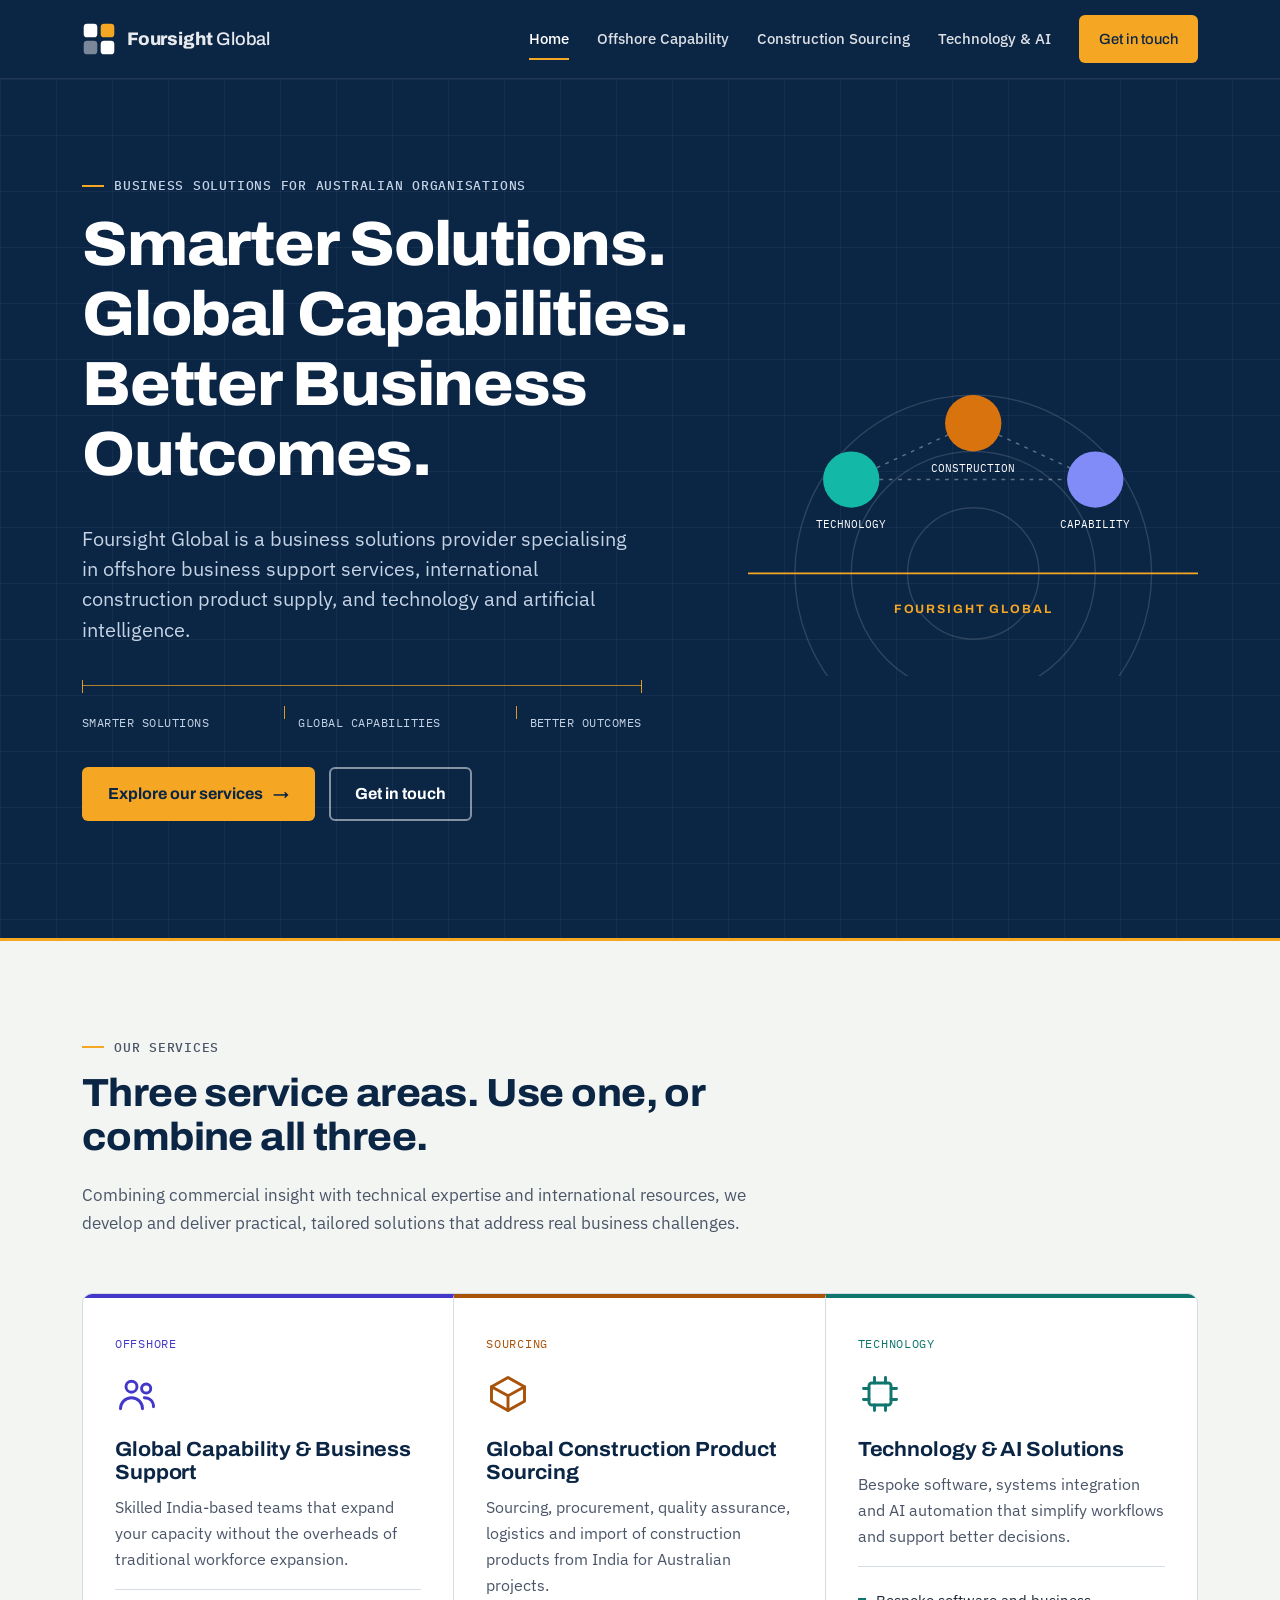
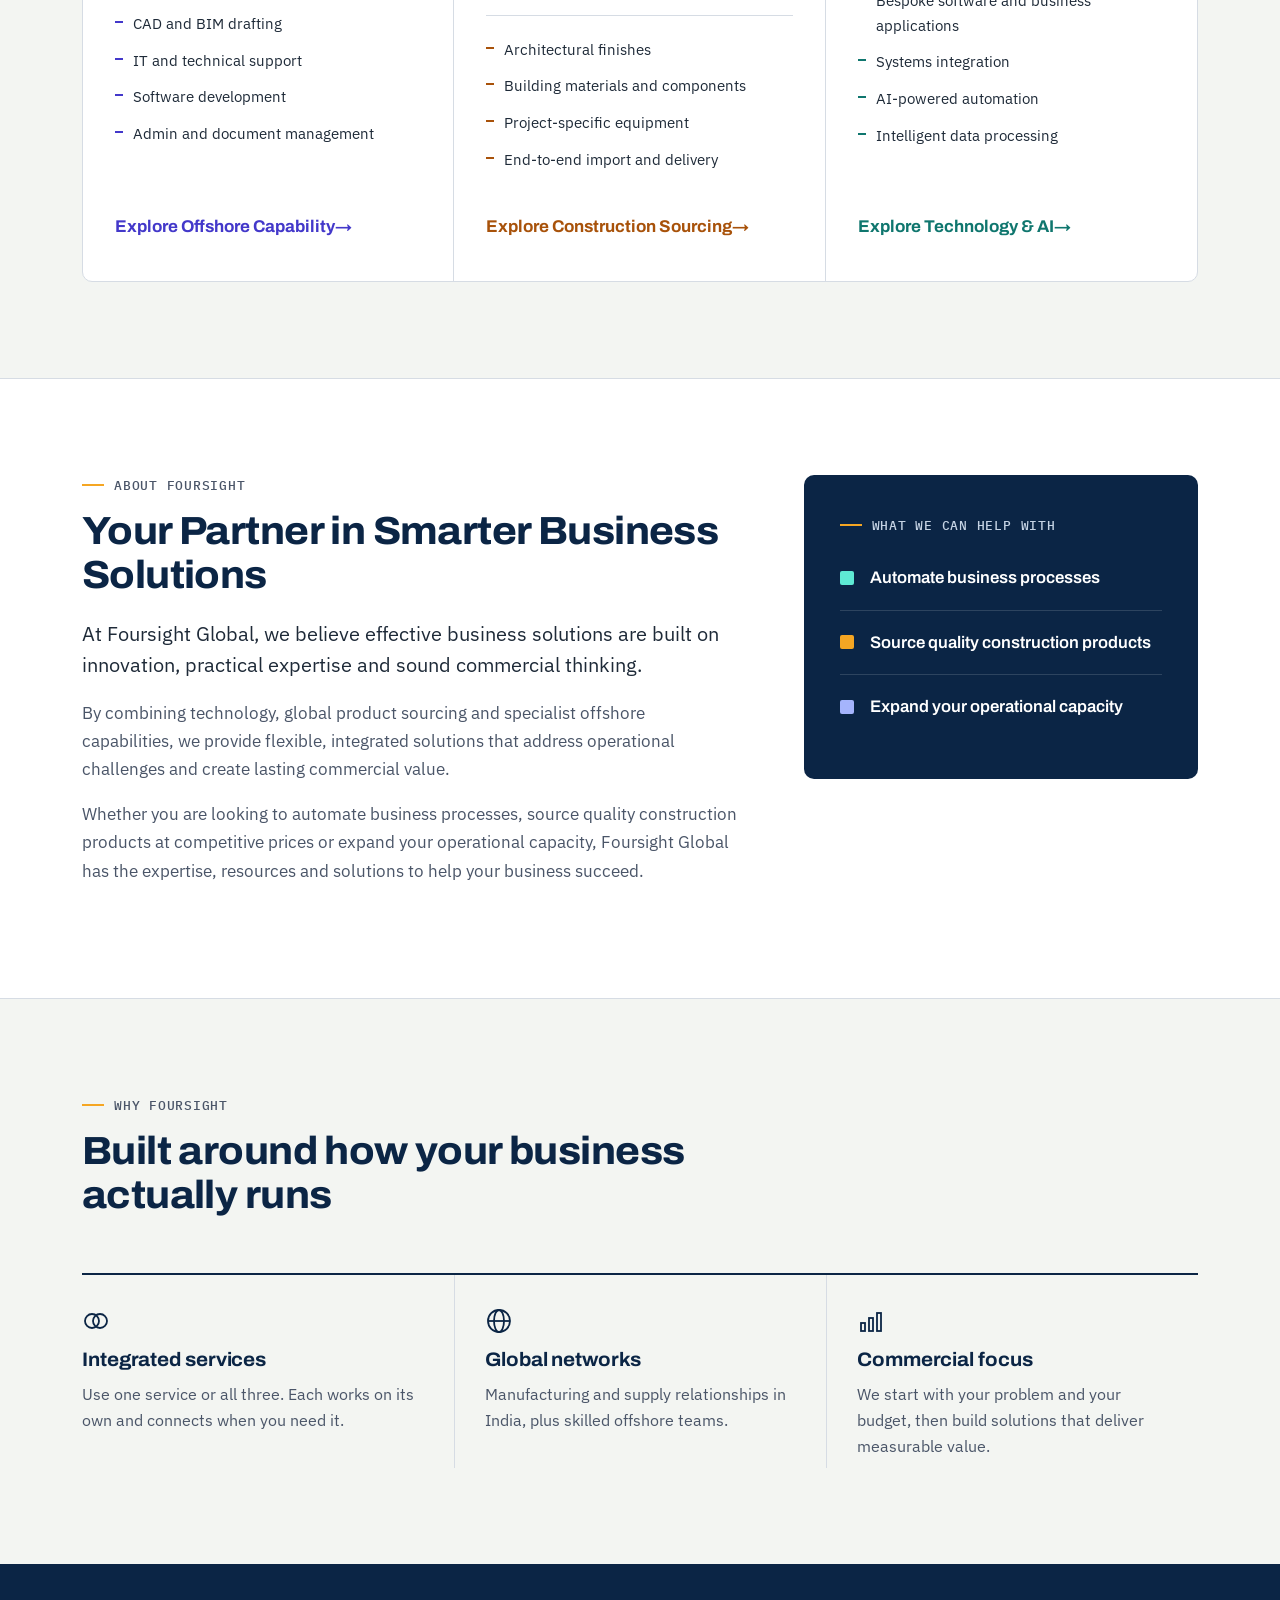
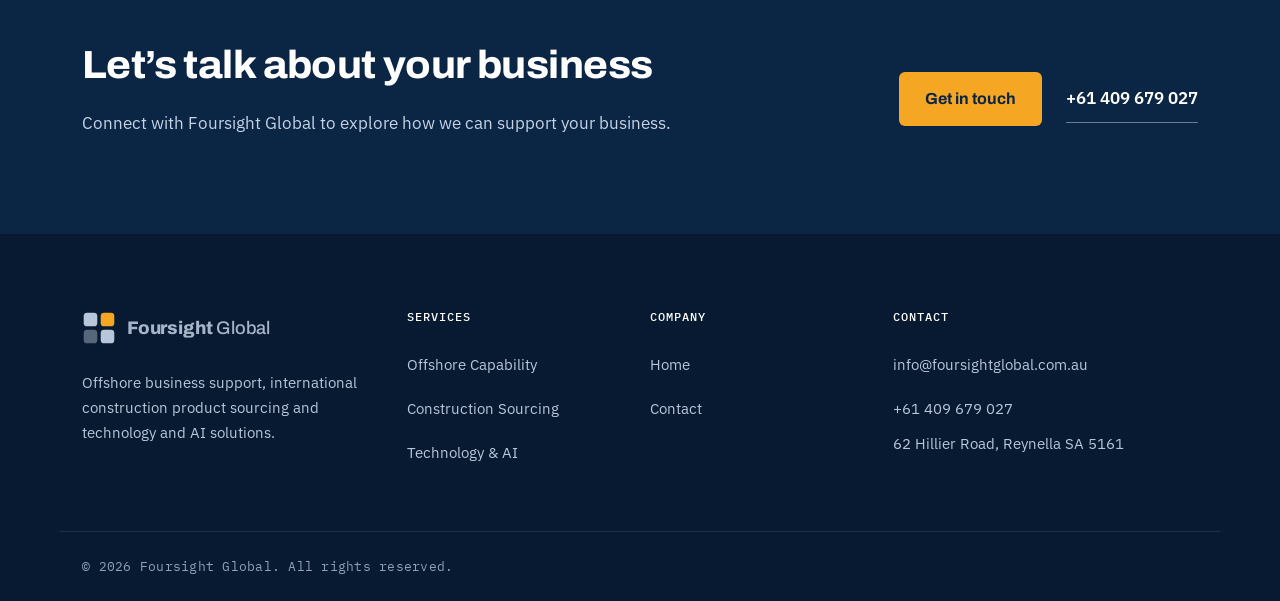
<file: index.html>
<!doctype html>
<html lang="en-AU">
<head>
  <meta charset="utf-8">
  <meta name="viewport" content="width=device-width, initial-scale=1">
  <title>Foursight Global | Smarter Solutions. Global Capabilities. Better Business Outcomes.</title>
  <meta name="description" content="Foursight Global delivers technology and AI solutions, international construction product sourcing and offshore business support for Australian businesses.">
  <link rel="canonical" href="https://www.foursightglobal.com.au/">
  <meta property="og:type" content="website">
  <meta property="og:site_name" content="Foursight Global">
  <meta property="og:title" content="Foursight Global | Smarter Solutions. Global Capabilities. Better Business Outcomes.">
  <meta property="og:description" content="Technology and AI solutions, international construction product sourcing and offshore business support for Australian businesses.">
  <meta property="og:url" content="https://www.foursightglobal.com.au/">
  <link rel="icon" href="favicon.svg" type="image/svg+xml">
  <link rel="preconnect" href="https://fonts.googleapis.com">
  <link rel="preconnect" href="https://fonts.gstatic.com" crossorigin>
  <link href="https://fonts.googleapis.com/css2?family=Archivo:wdth,wght@100..125,600..800&family=IBM+Plex+Mono:wght@400;500&family=IBM+Plex+Sans:wght@400;500;600&display=swap" rel="stylesheet">
  <link rel="stylesheet" href="styles.css">
  <script type="application/ld+json">
  {
    "@context": "https://schema.org",
    "@type": "LocalBusiness",
    "name": "Foursight Global",
    "url": "https://www.foursightglobal.com.au/",
    "telephone": "+61409679027",
    "email": "info@foursightglobal.com.au",
    "description": "Offshore business support, international construction product sourcing and technology and AI solutions.",
    "address": {
      "@type": "PostalAddress",
      "streetAddress": "62 Hillier Road",
      "addressLocality": "Reynella",
      "addressRegion": "SA",
      "postalCode": "5161",
      "addressCountry": "AU"
    },
    "areaServed": "AU"
  }
  </script>
  <script src="js/head.js"></script>
</head>
<body>

<header class="site-header">
  <div class="wrap nav">
    <a class="brand" href="index.html" aria-label="Foursight Global, home">
      <svg viewBox="0 0 40 40" aria-hidden="true"><rect x="2" y="2" width="16" height="16" rx="4" fill="currentColor"/><rect x="22" y="2" width="16" height="16" rx="4" fill="#F5A623"/><rect x="2" y="22" width="16" height="16" rx="4" fill="currentColor" opacity=".45"/><rect x="22" y="22" width="16" height="16" rx="4" fill="currentColor"/></svg>
      <span><b>Foursight</b> Global</span>
    </a>

    <button class="menu-toggle" aria-label="Open menu" aria-expanded="false" aria-controls="menu">
      <svg viewBox="0 0 24 24" fill="none" stroke="currentColor" stroke-width="2" stroke-linecap="round" aria-hidden="true"><path d="M4 7h16M4 12h16M4 17h16"/></svg>
    </button>

    <ul class="menu" id="menu">
      <li><a href="index.html" aria-current="page">Home</a></li>
      <li><a href="capability-support.html">Offshore Capability</a></li>
      <li><a href="construction-sourcing.html">Construction Sourcing</a></li>
      <li><a href="technology-ai.html">Technology &amp; AI</a></li>
      <li><a class="btn btn-amber" href="contact.html">Get in touch</a></li>
    </ul>
  </div>
</header>

<main id="main">

  <!-- Hero -->
  <div class="hero">
    <div class="wrap hero-grid">
      <div>
        <p class="label">Business solutions for Australian organisations</p>
        <h1>Smarter Solutions. Global Capabilities. Better Business Outcomes.</h1>
        <p class="lead">Foursight Global is a business solutions provider specialising in offshore business support services, international construction product supply, and technology and artificial intelligence.</p>

        <div class="dimline" aria-hidden="true">
          <span>Smarter solutions</span>
          <span>Global capabilities</span>
          <span>Better outcomes</span>
        </div>

        <div class="hero-actions">
          <a class="btn btn-amber" href="#services">Explore our services <span class="arrow" aria-hidden="true">&rarr;</span></a>
          <a class="btn btn-ghost" href="contact.html">Get in touch</a>
        </div>
      </div>

      <div class="hero-art">
        <svg viewBox="0 0 480 380" role="img" aria-label="Diagram of three connected service areas, Technology, Construction and Capability, above a horizon line">
          <g fill="none" stroke="rgba(255,255,255,.14)" stroke-width="1.5">
            <circle cx="240" cy="270" r="70"/>
            <circle cx="240" cy="270" r="130"/>
            <circle cx="240" cy="270" r="190"/>
          </g>
          <line x1="0" y1="270" x2="480" y2="270" stroke="#F5A623" stroke-width="2"/>
          <g stroke="rgba(255,255,255,.35)" stroke-width="1.5" stroke-dasharray="4 6">
            <line x1="110" y1="170" x2="240" y2="110"/>
            <line x1="240" y1="110" x2="370" y2="170"/>
            <line x1="110" y1="170" x2="370" y2="170"/>
          </g>
          <circle cx="110" cy="170" r="30" fill="#14B8A6"/>
          <circle cx="240" cy="110" r="30" fill="#D9730D"/>
          <circle cx="370" cy="170" r="30" fill="#818CF8"/>
          <g fill="#fff" font-family="IBM Plex Mono, monospace" font-size="12" text-anchor="middle">
            <text x="110" y="222">TECHNOLOGY</text>
            <text x="240" y="162">CONSTRUCTION</text>
            <text x="370" y="222">CAPABILITY</text>
          </g>
          <text x="240" y="312" fill="#F5A623" font-family="Archivo, sans-serif" font-weight="700" font-size="13" text-anchor="middle" letter-spacing="2">FOURSIGHT GLOBAL</text>
        </svg>
      </div>
    </div>
  </div>

  <!-- Services -->
  <section id="services">
    <div class="wrap">
      <div class="section-head reveal">
        <p class="label">Our services</p>
        <h2>Three service areas. Use one, or combine all three.</h2>
        <p>Combining commercial insight with technical expertise and international resources, we develop and deliver practical, tailored solutions that address real business challenges.</p>
      </div>

      <div class="cards reveal">

        <article class="card capab">
          <p class="tag">Offshore</p>
          <div class="icon" aria-hidden="true">
            <svg viewBox="0 0 24 24" fill="none" stroke="currentColor" stroke-width="1.6" stroke-linecap="round" stroke-linejoin="round"><circle cx="9" cy="8" r="3"/><path d="M3 20c0-3.3 2.7-6 6-6s6 2.7 6 6"/><circle cx="17" cy="9" r="2.5"/><path d="M16 14c3 0 5 2 5 5"/></svg>
          </div>
          <h3>Global Capability &amp; Business Support</h3>
          <p>Skilled India-based teams that expand your capacity without the overheads of traditional workforce expansion.</p>
          <ul>
            <li>CAD and BIM drafting</li>
            <li>IT and technical support</li>
            <li>Software development</li>
            <li>Admin and document management</li>
          </ul>
          <a class="more" href="capability-support.html">Explore Offshore Capability <span aria-hidden="true">&rarr;</span></a>
        </article>

        <article class="card build">
          <p class="tag">Sourcing</p>
          <div class="icon" aria-hidden="true">
            <svg viewBox="0 0 24 24" fill="none" stroke="currentColor" stroke-width="1.6" stroke-linecap="round" stroke-linejoin="round"><path d="M3 8l9-5 9 5v8l-9 5-9-5z"/><path d="M3 8l9 5 9-5M12 13v8"/></svg>
          </div>
          <h3>Global Construction Product Sourcing</h3>
          <p>Sourcing, procurement, quality assurance, logistics and import of construction products from India for Australian projects.</p>
          <ul>
            <li>Architectural finishes</li>
            <li>Building materials and components</li>
            <li>Project-specific equipment</li>
            <li>End-to-end import and delivery</li>
          </ul>
          <a class="more" href="construction-sourcing.html">Explore Construction Sourcing <span aria-hidden="true">&rarr;</span></a>
        </article>
        <article class="card tech">
          <p class="tag">Technology</p>
          <div class="icon" aria-hidden="true">
            <svg viewBox="0 0 24 24" fill="none" stroke="currentColor" stroke-width="1.6" stroke-linecap="round" stroke-linejoin="round"><rect x="6" y="6" width="12" height="12" rx="1.5"/><path d="M9 3v3M15 3v3M9 18v3M15 18v3M3 9h3M3 15h3M18 9h3M18 15h3"/></svg>
          </div>
          <h3>Technology &amp; AI Solutions</h3>
          <p>Bespoke software, systems integration and AI automation that simplify workflows and support better decisions.</p>
          <ul>
            <li>Bespoke software and business applications</li>
            <li>Systems integration</li>
            <li>AI-powered automation</li>
            <li>Intelligent data processing</li>
          </ul>
          <a class="more" href="technology-ai.html">Explore Technology &amp; AI <span aria-hidden="true">&rarr;</span></a>
        </article>
      </div>
    </div>
  </section>

  <!-- Partner -->
  <section style="background:var(--white); border-top:1px solid var(--line); border-bottom:1px solid var(--line)">
    <div class="wrap split">
      <div class="reveal">
        <p class="label">About Foursight</p>
        <h2>Your Partner in Smarter Business Solutions</h2>
        <p class="lead" style="color:var(--text)">At Foursight Global, we believe effective business solutions are built on innovation, practical expertise and sound commercial thinking.</p>
        <p>By combining technology, global product sourcing and specialist offshore capabilities, we provide flexible, integrated solutions that address operational challenges and create lasting commercial value.</p>
        <p>Whether you are looking to automate business processes, source quality construction products at competitive prices or expand your operational capacity, Foursight Global has the expertise, resources and solutions to help your business succeed.</p>
      </div>
      <aside class="panel reveal" aria-labelledby="help-title">
        <p class="label" id="help-title">What we can help with</p>
        <ul>
          <li><span class="swatch" style="background:#5EEAD4"></span>Automate business processes</li>
          <li><span class="swatch" style="background:#F5A623"></span>Source quality construction products</li>
          <li><span class="swatch" style="background:#A5B4FC"></span>Expand your operational capacity</li>
        </ul>
      </aside>
    </div>
  </section>

  <!-- Why Foursight -->
  <section>
    <div class="wrap">
      <div class="section-head reveal">
        <p class="label">Why Foursight</p>
        <h2>Built around how your business actually runs</h2>
      </div>
      <div class="why reveal">
        <div class="why-item"><svg class="mark" viewBox="0 0 28 28" aria-hidden="true" fill="none" stroke="#0B2545" stroke-width="1.8"><circle cx="10" cy="14" r="7"/><circle cx="18" cy="14" r="7"/></svg>
          <h3>Integrated services</h3>
          <p>Use one service or all three. Each works on its own and connects when you need it.</p>
        </div>
        <div class="why-item"><svg class="mark" viewBox="0 0 28 28" aria-hidden="true" fill="none" stroke="#0B2545" stroke-width="1.8"><circle cx="14" cy="14" r="11"/><ellipse cx="14" cy="14" r="5" rx="5" ry="11"/><line x1="3" y1="14" x2="25" y2="14"/></svg>
          <h3>Global networks</h3>
          <p>Manufacturing and supply relationships in India, plus skilled offshore teams.</p>
        </div>
        <div class="why-item"><svg class="mark" viewBox="0 0 28 28" aria-hidden="true" fill="none" stroke="#0B2545" stroke-width="1.8"><rect x="4" y="16" width="4" height="8"/><rect x="12" y="11" width="4" height="13"/><rect x="20" y="6" width="4" height="18"/></svg>
          <h3>Commercial focus</h3>
          <p>We start with your problem and your budget, then build solutions that deliver measurable value.</p>
        </div>
      </div>
    </div>
  </section>

  <!-- CTA -->
  <div class="cta-band">
    <div class="wrap cta-grid">
      <div>
        <h2>Let&rsquo;s talk about your business</h2>
        <p>Connect with Foursight Global to explore how we can support your business.</p>
      </div>
      <div class="cta-actions">
        <a class="btn btn-amber" href="contact.html">Get in touch</a>
        <a class="plain" href="tel:+61409679027">+61 409 679 027</a>
      </div>
    </div>
  </div>

</main>

<footer class="site-footer">
  <div class="wrap foot-grid">
    <div>
      <a class="brand" href="index.html">
        <svg viewBox="0 0 40 40" aria-hidden="true"><rect x="2" y="2" width="16" height="16" rx="4" fill="currentColor"/><rect x="22" y="2" width="16" height="16" rx="4" fill="#F5A623"/><rect x="2" y="22" width="16" height="16" rx="4" fill="currentColor" opacity=".45"/><rect x="22" y="22" width="16" height="16" rx="4" fill="currentColor"/></svg>
        <span><b>Foursight</b> Global</span>
      </a>
      <p class="foot-desc">Offshore business support, international construction product sourcing and technology and AI solutions.</p>
    </div>
    <div>
      <p class="foot-title">Services</p>
      <ul>
        <li><a href="capability-support.html">Offshore Capability</a></li>
        <li><a href="construction-sourcing.html">Construction Sourcing</a></li>
        <li><a href="technology-ai.html">Technology &amp; AI</a></li>
      </ul>
    </div>
    <div>
      <p class="foot-title">Company</p>
      <ul>
        <li><a href="index.html">Home</a></li>
        <li><a href="contact.html">Contact</a></li>
      </ul>
    </div>
    <div>
      <p class="foot-title">Contact</p>
      <ul>
        <li><a href="mailto:info@foursightglobal.com.au">info@foursightglobal.com.au</a></li>
        <li><a href="tel:+61409679027">+61 409 679 027</a></li>
        <li>62 Hillier Road, Reynella SA 5161</li>
      </ul>
    </div>
  </div>
  <div class="wrap foot-bottom">&copy; 2026 Foursight Global. All rights reserved.</div>
</footer>
<script src="js/site.js" defer></script>
</body>
</html>
</file>
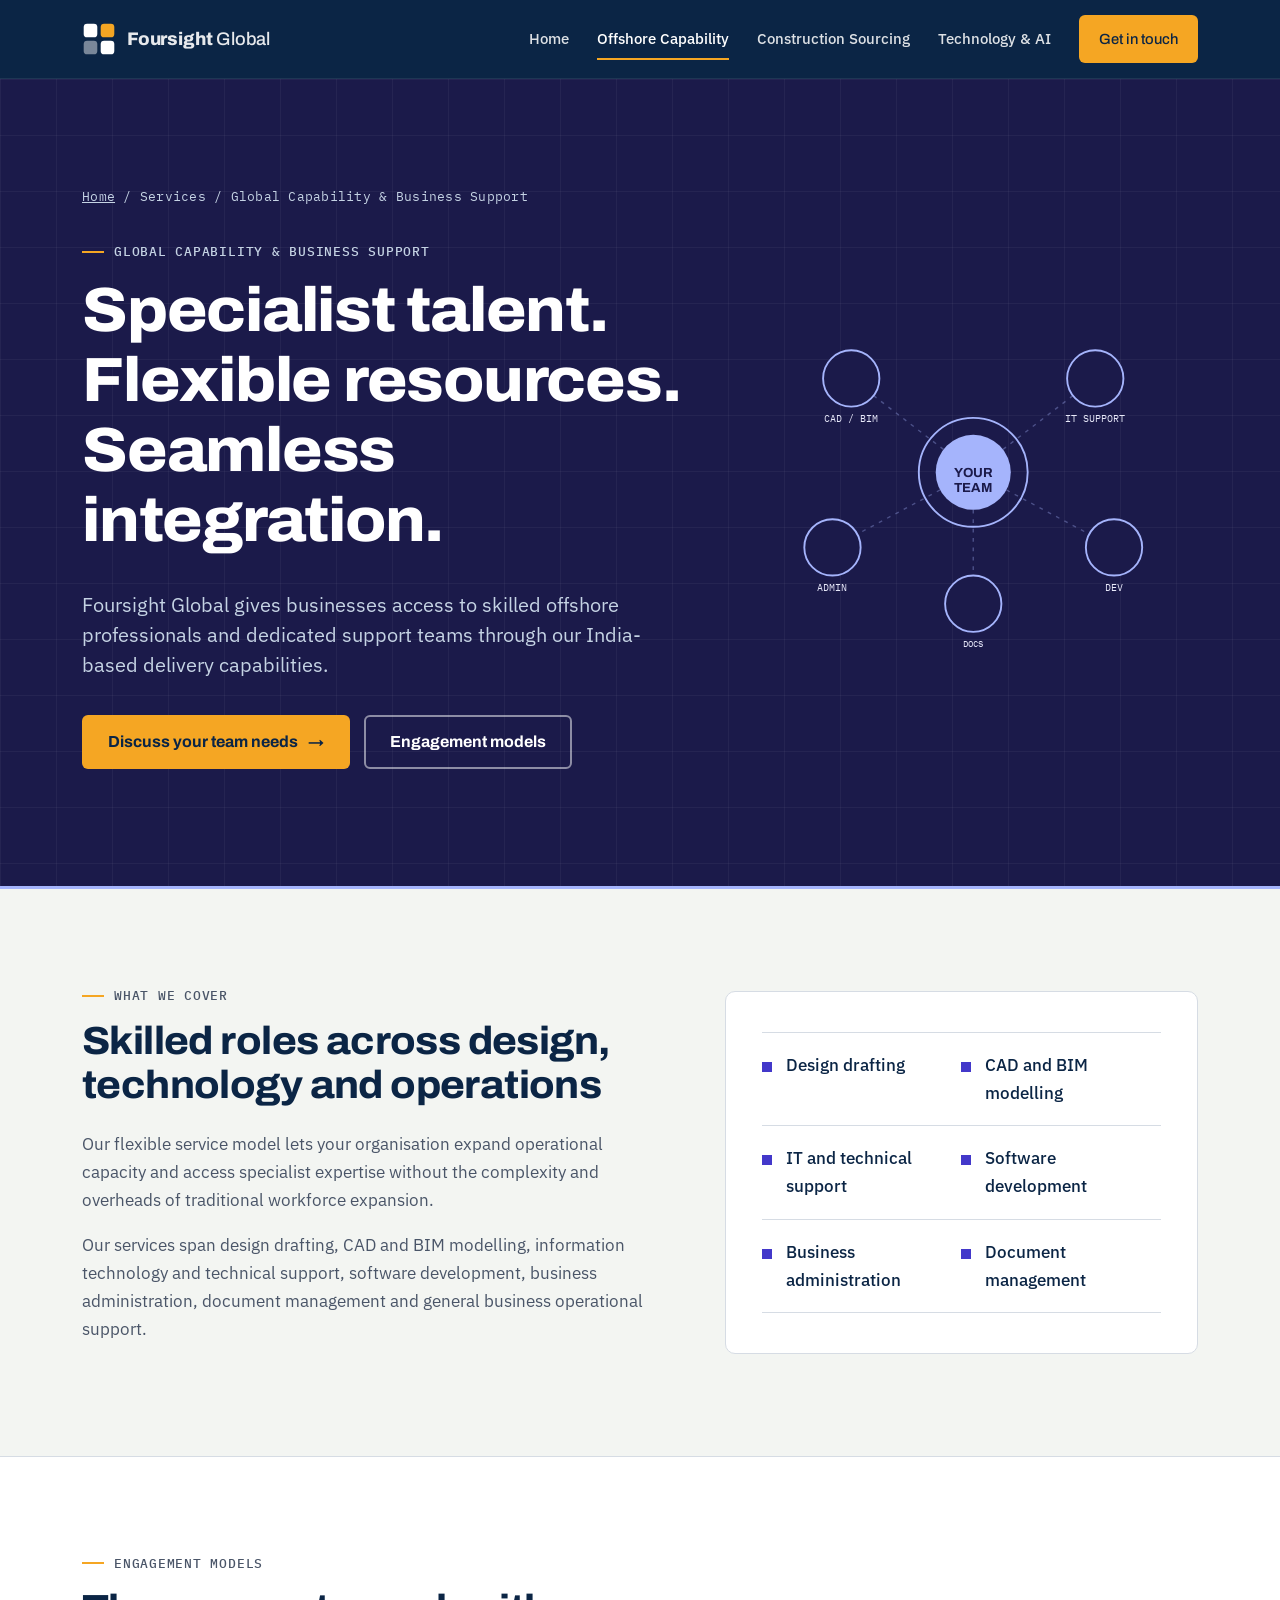
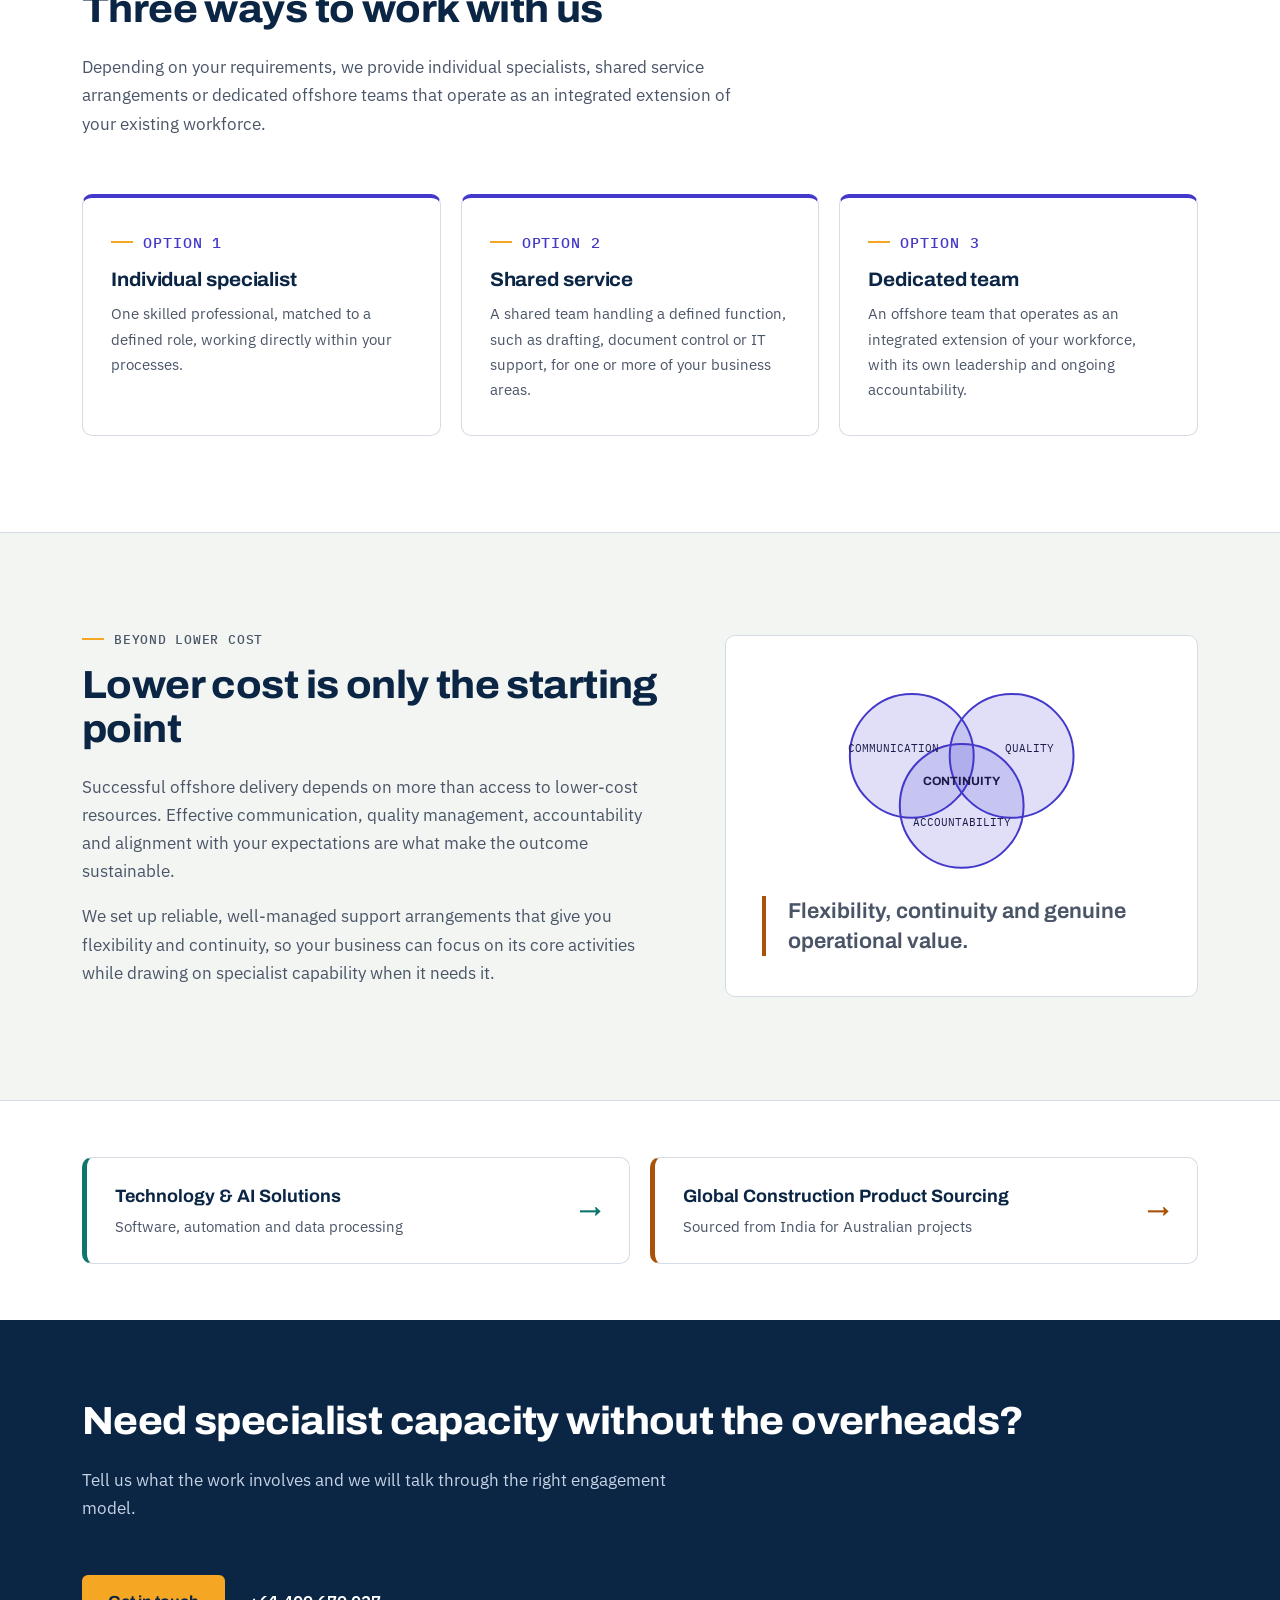
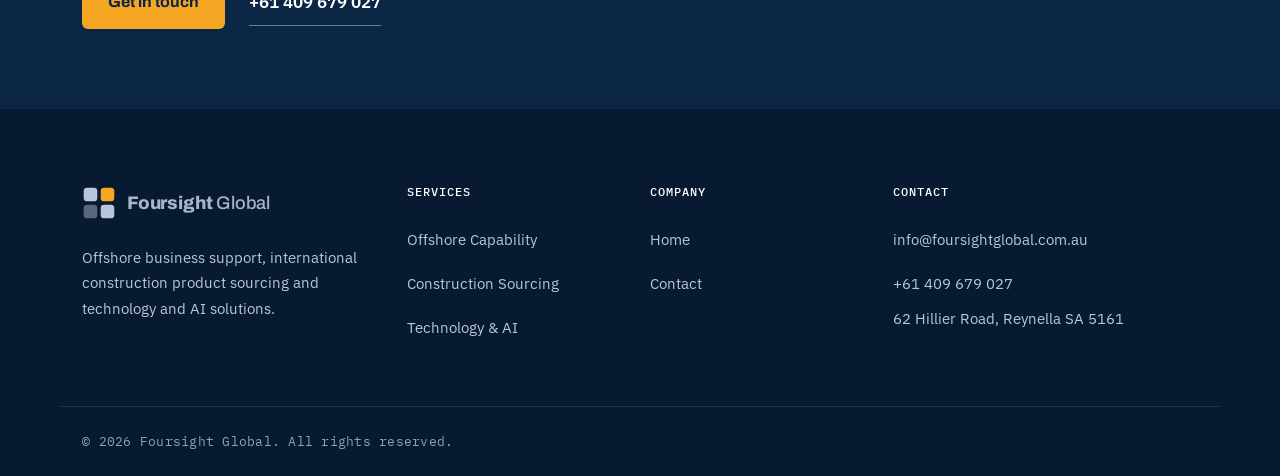
<file: capability-support.html>
<!doctype html>
<html lang="en-AU">
<head>
  <meta charset="utf-8">
  <meta name="viewport" content="width=device-width, initial-scale=1">
  <title>Global Capability &amp; Business Support | Foursight Global</title>
  <meta name="description" content="India-based offshore teams for CAD and BIM drafting, IT support, software development, admin and document management. Individual specialists, shared services or dedicated teams.">
  <link rel="canonical" href="https://www.foursightglobal.com.au/capability-support.html">
  <meta property="og:type" content="website">
  <meta property="og:site_name" content="Foursight Global">
  <meta property="og:title" content="Global Capability &amp; Business Support | Foursight Global">
  <meta property="og:description" content="Specialist talent. Flexible resources. Seamless integration.">
  <meta property="og:url" content="https://www.foursightglobal.com.au/capability-support.html">
  <link rel="icon" href="favicon.svg" type="image/svg+xml">
  <link rel="preconnect" href="https://fonts.googleapis.com">
  <link rel="preconnect" href="https://fonts.gstatic.com" crossorigin>
  <link href="https://fonts.googleapis.com/css2?family=Archivo:wdth,wght@100..125,600..800&family=IBM+Plex+Mono:wght@400;500&family=IBM+Plex+Sans:wght@400;500;600&display=swap" rel="stylesheet">
  <link rel="stylesheet" href="styles.css">
  <script type="application/ld+json">
  {
    "@context": "https://schema.org",
    "@type": "LocalBusiness",
    "name": "Foursight Global",
    "url": "https://www.foursightglobal.com.au/",
    "telephone": "+61409679027",
    "email": "info@foursightglobal.com.au",
    "address": {
      "@type": "PostalAddress",
      "streetAddress": "62 Hillier Road",
      "addressLocality": "Reynella",
      "addressRegion": "SA",
      "postalCode": "5161",
      "addressCountry": "AU"
    }
  }
  </script>
  <script src="js/head.js"></script>
</head>
<body>

<header class="site-header">
  <div class="wrap nav">
    <a class="brand" href="index.html" aria-label="Foursight Global, home">
      <svg viewBox="0 0 40 40" aria-hidden="true"><rect x="2" y="2" width="16" height="16" rx="4" fill="currentColor"/><rect x="22" y="2" width="16" height="16" rx="4" fill="#F5A623"/><rect x="2" y="22" width="16" height="16" rx="4" fill="currentColor" opacity=".45"/><rect x="22" y="22" width="16" height="16" rx="4" fill="currentColor"/></svg>
      <span><b>Foursight</b> Global</span>
    </a>

    <button class="menu-toggle" aria-label="Open menu" aria-expanded="false" aria-controls="menu">
      <svg viewBox="0 0 24 24" fill="none" stroke="currentColor" stroke-width="2" stroke-linecap="round" aria-hidden="true"><path d="M4 7h16M4 12h16M4 17h16"/></svg>
    </button>

    <ul class="menu" id="menu">
      <li><a href="index.html">Home</a></li>
      <li><a href="capability-support.html" aria-current="page">Offshore Capability</a></li>
      <li><a href="construction-sourcing.html">Construction Sourcing</a></li>
      <li><a href="technology-ai.html">Technology &amp; AI</a></li>
      <li><a class="btn btn-amber" href="contact.html">Get in touch</a></li>
    </ul>
  </div>
</header>

<main id="main">

  <!-- Hero -->
  <div class="hero hero--capab">
    <div class="wrap hero-grid">
      <div>
        <p class="crumbs"><a href="index.html">Home</a> / Services / Global Capability &amp; Business Support</p>
        <p class="label">Global Capability &amp; Business Support</p>
        <h1>Specialist talent. Flexible resources. Seamless integration.</h1>
        <p class="lead">Foursight Global gives businesses access to skilled offshore professionals and dedicated support teams through our India-based delivery capabilities.</p>
        <div class="hero-actions">
          <a class="btn btn-amber" href="contact.html">Discuss your team needs <span class="arrow" aria-hidden="true">&rarr;</span></a>
          <a class="btn btn-ghost" href="#models">Engagement models</a>
        </div>
      </div>

      <div class="hero-art">
        <!-- Abstract team graphic: one hub, several connected specialists -->
        <svg viewBox="0 0 480 380" role="img" aria-label="Diagram of specialist roles connected to one central team">
          <g stroke="rgba(165,180,252,.35)" stroke-width="1.5" fill="none" stroke-dasharray="4 6">
            <line x1="240" y1="190" x2="110" y2="90"/><line x1="240" y1="190" x2="370" y2="90"/>
            <line x1="240" y1="190" x2="90" y2="270"/><line x1="240" y1="190" x2="390" y2="270"/>
            <line x1="240" y1="190" x2="240" y2="330"/>
          </g>
          <circle cx="240" cy="190" r="58" fill="none" stroke="#A5B4FC" stroke-width="2"/>
          <circle cx="240" cy="190" r="40" fill="#A5B4FC"/>
          <g fill="#1B1A4A" stroke="#A5B4FC" stroke-width="2">
            <circle cx="110" cy="90" r="30"/><circle cx="370" cy="90" r="30"/>
            <circle cx="90" cy="270" r="30"/><circle cx="390" cy="270" r="30"/>
            <circle cx="240" cy="330" r="30"/>
          </g>
          <g fill="#E8E9FA" font-family="IBM Plex Mono, monospace" font-size="11" text-anchor="middle">
            <text x="110" y="136">CAD / BIM</text>
            <text x="370" y="136">IT SUPPORT</text>
            <text x="90" y="316">ADMIN</text>
            <text x="390" y="316">DEV</text>
            <text x="240" y="376" font-size="10">DOCS</text>
          </g>
          <text x="240" y="195" fill="#1B1A4A" font-family="Archivo, sans-serif" font-weight="700" font-size="14" text-anchor="middle">YOUR</text>
          <text x="240" y="211" fill="#1B1A4A" font-family="Archivo, sans-serif" font-weight="700" font-size="14" text-anchor="middle">TEAM</text>
        </svg>
      </div>
    </div>
  </div>

  <!-- Scope -->
  <section>
    <div class="wrap feature">
      <div class="reveal">
        <p class="label">What we cover</p>
        <h2>Skilled roles across design, technology and operations</h2>
        <p>Our flexible service model lets your organisation expand operational capacity and access specialist expertise without the complexity and overheads of traditional workforce expansion.</p>
        <p>Our services span design drafting, CAD and BIM modelling, information technology and technical support, software development, business administration, document management and general business operational support.</p>
      </div>
      <div class="art-card reveal">
        <ul class="scope capab" style="--c: var(--capab)">
          <li>Design drafting</li>
          <li>CAD and BIM modelling</li>
          <li>IT and technical support</li>
          <li>Software development</li>
          <li>Business administration</li>
          <li>Document management</li>
        </ul>
      </div>
    </div>
  </section>

  <!-- Engagement models -->
  <section id="models" style="background:var(--white); border-top:1px solid var(--line); border-bottom:1px solid var(--line)">
    <div class="wrap">
      <div class="section-head reveal">
        <p class="label">Engagement models</p>
        <h2>Three ways to work with us</h2>
        <p>Depending on your requirements, we provide individual specialists, shared service arrangements or dedicated offshore teams that operate as an integrated extension of your existing workforce.</p>
      </div>
      <div class="models reveal">
        <article class="model">
          <p class="label">Option 1</p>
          <h3>Individual specialist</h3>
          <p>One skilled professional, matched to a defined role, working directly within your processes.</p>
        </article>
        <article class="model">
          <p class="label">Option 2</p>
          <h3>Shared service</h3>
          <p>A shared team handling a defined function, such as drafting, document control or IT support, for one or more of your business areas.</p>
        </article>
        <article class="model">
          <p class="label">Option 3</p>
          <h3>Dedicated team</h3>
          <p>An offshore team that operates as an integrated extension of your workforce, with its own leadership and ongoing accountability.</p>
        </article>
      </div>
    </div>
  </section>

  <!-- What makes it work -->
  <section>
    <div class="wrap feature">
      <div class="reveal">
        <p class="label">Beyond lower cost</p>
        <h2>Lower cost is only the starting point</h2>
        <p>Successful offshore delivery depends on more than access to lower-cost resources. Effective communication, quality management, accountability and alignment with your expectations are what make the outcome sustainable.</p>
        <p>We set up reliable, well-managed support arrangements that give you flexibility and continuity, so your business can focus on its core activities while drawing on specialist capability when it needs it.</p>
      </div>
      <div class="art-card reveal"><svg viewBox="0 0 400 200" role="img" aria-label="Three overlapping circles for communication, quality and accountability, meeting at continuity" style="margin-bottom:20px"><g fill="#4338CA" fill-opacity=".16" stroke="#4338CA" stroke-width="2"><circle cx="150" cy="80" r="62"/><circle cx="250" cy="80" r="62"/><circle cx="200" cy="130" r="62"/></g><g font-family="IBM Plex Mono, monospace" font-size="11" fill="#1B1A4A" text-anchor="middle"><text x="132" y="76">COMMUNICATION</text><text x="268" y="76">QUALITY</text><text x="200" y="150">ACCOUNTABILITY</text></g><text x="200" y="109" text-anchor="middle" font-family="Archivo, sans-serif" font-weight="700" font-size="12" fill="#1B1A4A">CONTINUITY</text></svg>
        <p class="callout">Flexibility, continuity and genuine operational value.</p>
      </div>
    </div>
  </section>

  <!-- Other services -->
  <section style="padding:56px 0; background:var(--white); border-top:1px solid var(--line)">
    <div class="wrap">
      <div class="others reveal">
        <a class="other tech" href="technology-ai.html">
          <span>Technology &amp; AI Solutions<small>Software, automation and data processing</small></span>
          <span class="arrow" aria-hidden="true">&rarr;</span>
        </a>
        <a class="other build" href="construction-sourcing.html">
          <span>Global Construction Product Sourcing<small>Sourced from India for Australian projects</small></span>
          <span class="arrow" aria-hidden="true">&rarr;</span>
        </a>
      </div>
    </div>
  </section>

  <!-- CTA -->
  <div class="cta-band">
    <div class="wrap cta-grid">
      <div>
        <h2>Need specialist capacity without the overheads?</h2>
        <p>Tell us what the work involves and we will talk through the right engagement model.</p>
      </div>
      <div class="cta-actions">
        <a class="btn btn-amber" href="contact.html">Get in touch</a>
        <a class="plain" href="tel:+61409679027">+61 409 679 027</a>
      </div>
    </div>
  </div>

</main>

<footer class="site-footer">
  <div class="wrap foot-grid">
    <div>
      <a class="brand" href="index.html">
        <svg viewBox="0 0 40 40" aria-hidden="true"><rect x="2" y="2" width="16" height="16" rx="4" fill="currentColor"/><rect x="22" y="2" width="16" height="16" rx="4" fill="#F5A623"/><rect x="2" y="22" width="16" height="16" rx="4" fill="currentColor" opacity=".45"/><rect x="22" y="22" width="16" height="16" rx="4" fill="currentColor"/></svg>
        <span><b>Foursight</b> Global</span>
      </a>
      <p class="foot-desc">Offshore business support, international construction product sourcing and technology and AI solutions.</p>
    </div>
    <div>
      <p class="foot-title">Services</p>
      <ul>
        <li><a href="capability-support.html">Offshore Capability</a></li>
        <li><a href="construction-sourcing.html">Construction Sourcing</a></li>
        <li><a href="technology-ai.html">Technology &amp; AI</a></li>
      </ul>
    </div>
    <div>
      <p class="foot-title">Company</p>
      <ul>
        <li><a href="index.html">Home</a></li>
        <li><a href="contact.html">Contact</a></li>
      </ul>
    </div>
    <div>
      <p class="foot-title">Contact</p>
      <ul>
        <li><a href="mailto:info@foursightglobal.com.au">info@foursightglobal.com.au</a></li>
        <li><a href="tel:+61409679027">+61 409 679 027</a></li>
        <li>62 Hillier Road, Reynella SA 5161</li>
      </ul>
    </div>
  </div>
  <div class="wrap foot-bottom">&copy; 2026 Foursight Global. All rights reserved.</div>
</footer>
<script src="js/site.js" defer></script>
</body>
</html>
</file>
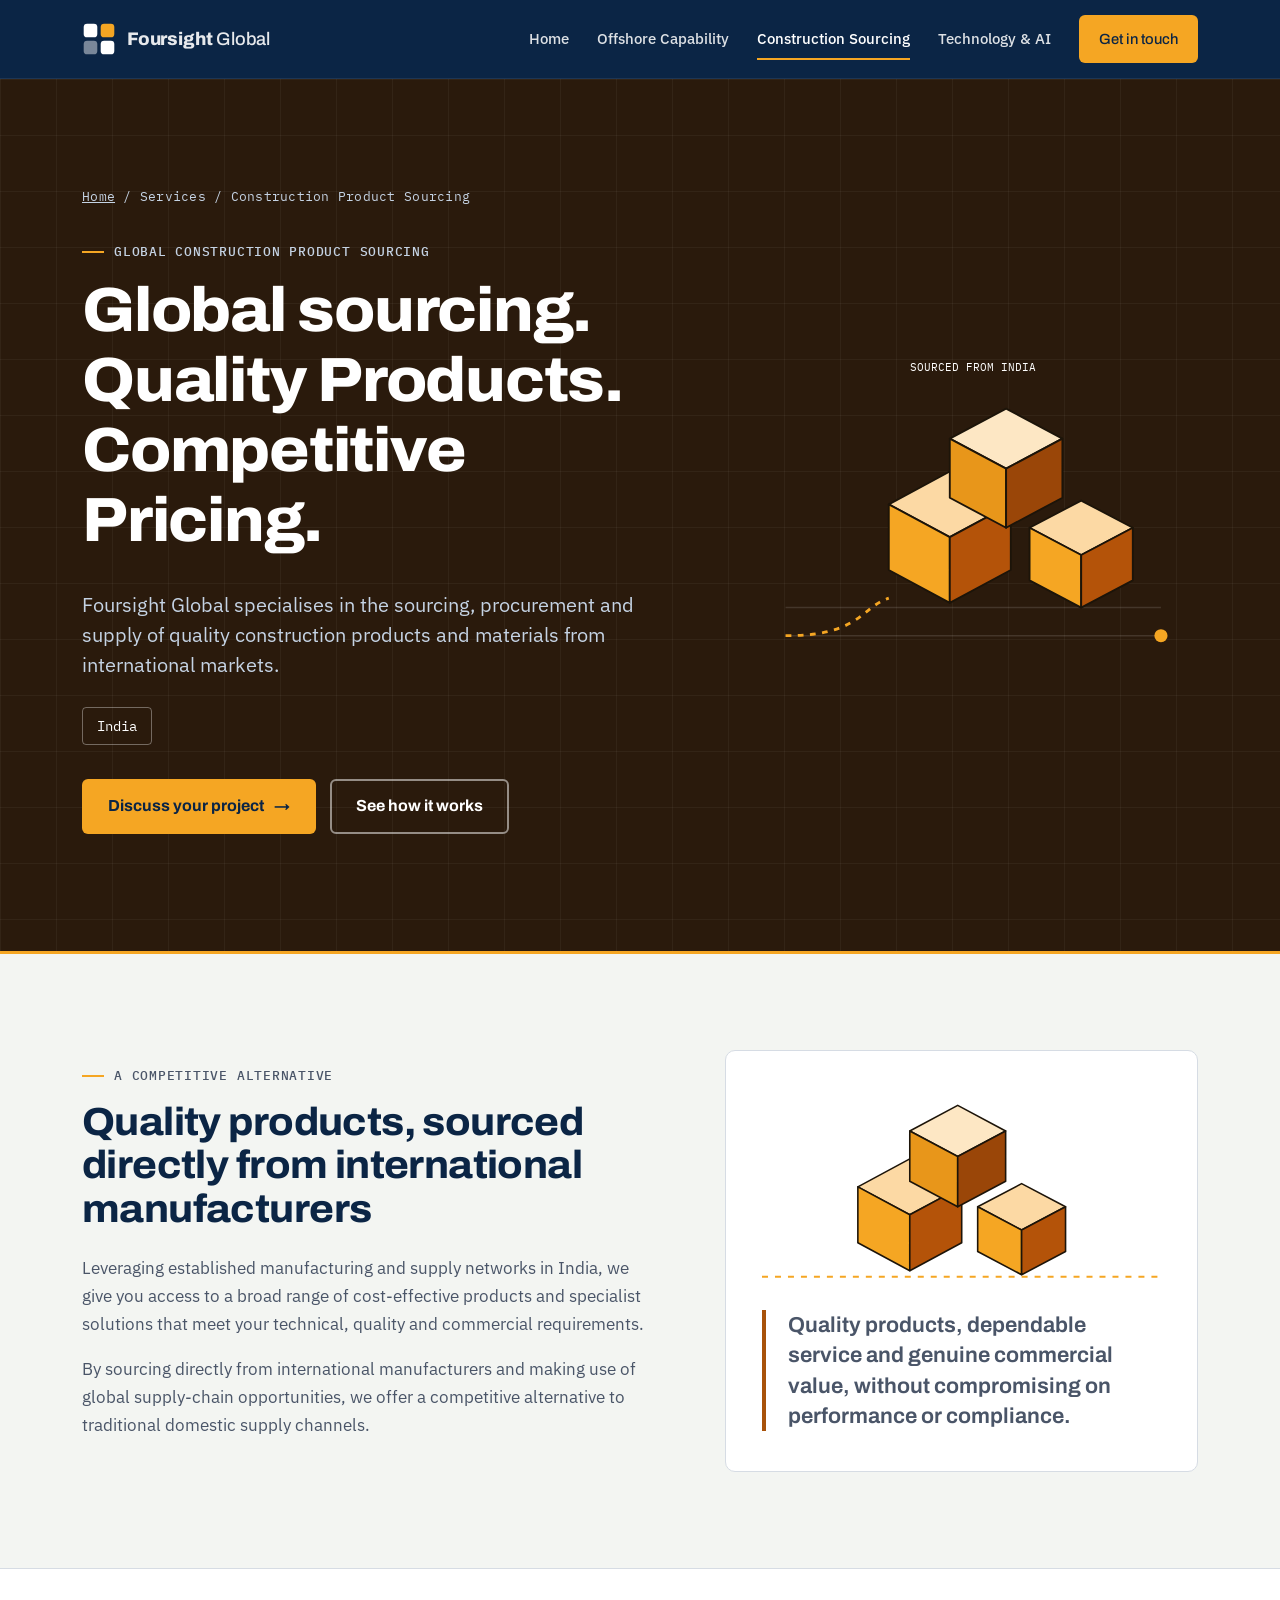
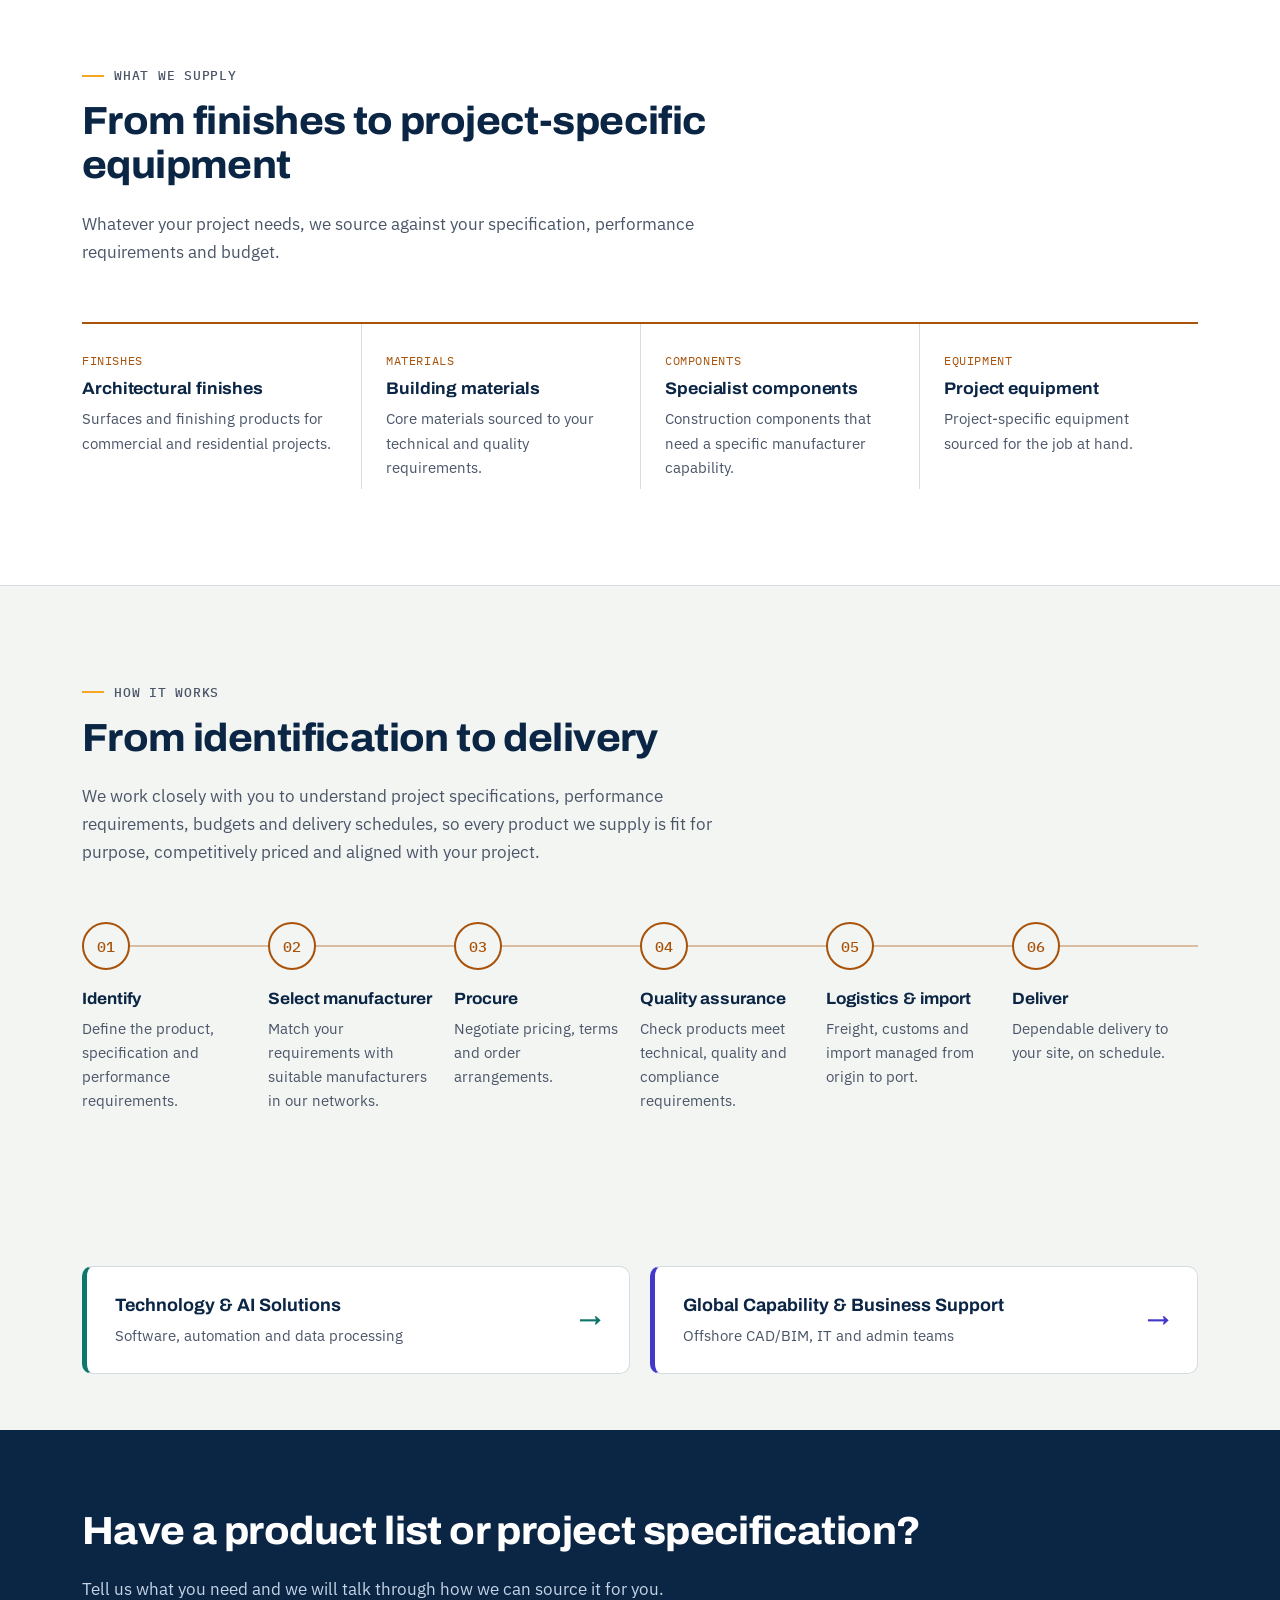
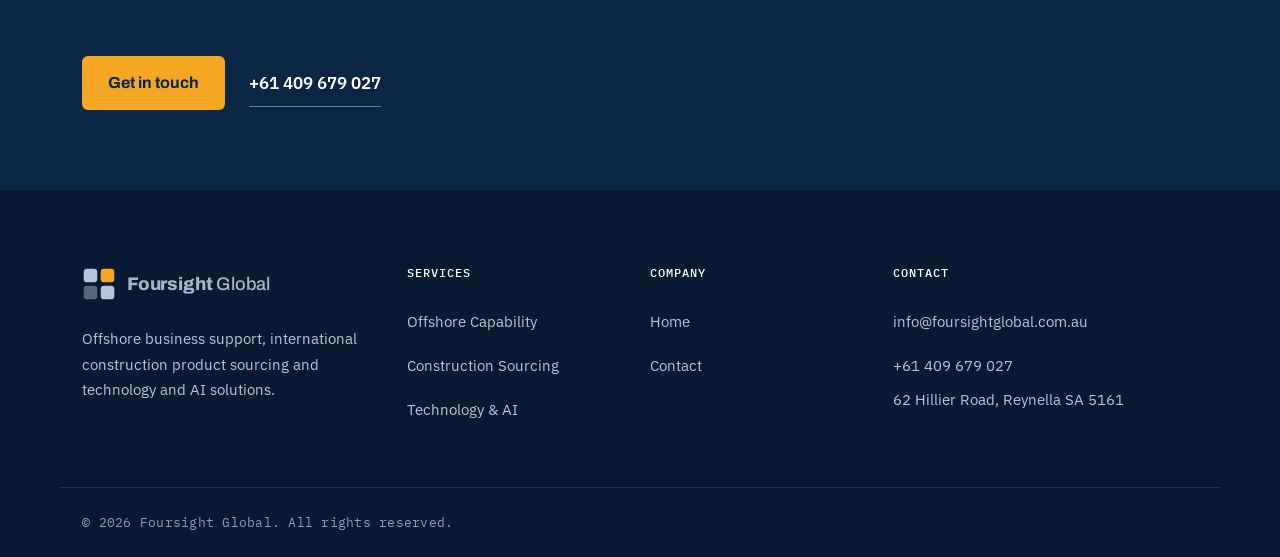
<file: construction-sourcing.html>
<!doctype html>
<html lang="en-AU">
<head>
  <meta charset="utf-8">
  <meta name="viewport" content="width=device-width, initial-scale=1">
  <title>Global Construction Product Sourcing | Foursight Global</title>
  <meta name="description" content="Sourcing, procurement, quality assurance, logistics and import of construction products sourced from India for Australian builders, developers and project managers.">
  <link rel="canonical" href="https://www.foursightglobal.com.au/construction-sourcing.html">
  <meta property="og:type" content="website">
  <meta property="og:site_name" content="Foursight Global">
  <meta property="og:title" content="Global Construction Product Sourcing | Foursight Global">
  <meta property="og:description" content="Quality construction products sourced from India for Australian projects, with QA, logistics and import handled end to end.">
  <meta property="og:url" content="https://www.foursightglobal.com.au/construction-sourcing.html">
  <link rel="icon" href="favicon.svg" type="image/svg+xml">
  <link rel="preconnect" href="https://fonts.googleapis.com">
  <link rel="preconnect" href="https://fonts.gstatic.com" crossorigin>
  <link href="https://fonts.googleapis.com/css2?family=Archivo:wdth,wght@100..125,600..800&family=IBM+Plex+Mono:wght@400;500&family=IBM+Plex+Sans:wght@400;500;600&display=swap" rel="stylesheet">
  <link rel="stylesheet" href="styles.css">
  <script type="application/ld+json">
  {
    "@context": "https://schema.org",
    "@type": "LocalBusiness",
    "name": "Foursight Global",
    "url": "https://www.foursightglobal.com.au/",
    "telephone": "+61409679027",
    "email": "info@foursightglobal.com.au",
    "address": {
      "@type": "PostalAddress",
      "streetAddress": "62 Hillier Road",
      "addressLocality": "Reynella",
      "addressRegion": "SA",
      "postalCode": "5161",
      "addressCountry": "AU"
    }
  }
  </script>
  <script src="js/head.js"></script>
</head>
<body>

<header class="site-header">
  <div class="wrap nav">
    <a class="brand" href="index.html" aria-label="Foursight Global, home">
      <svg viewBox="0 0 40 40" aria-hidden="true"><rect x="2" y="2" width="16" height="16" rx="4" fill="currentColor"/><rect x="22" y="2" width="16" height="16" rx="4" fill="#F5A623"/><rect x="2" y="22" width="16" height="16" rx="4" fill="currentColor" opacity=".45"/><rect x="22" y="22" width="16" height="16" rx="4" fill="currentColor"/></svg>
      <span><b>Foursight</b> Global</span>
    </a>

    <button class="menu-toggle" aria-label="Open menu" aria-expanded="false" aria-controls="menu">
      <svg viewBox="0 0 24 24" fill="none" stroke="currentColor" stroke-width="2" stroke-linecap="round" aria-hidden="true"><path d="M4 7h16M4 12h16M4 17h16"/></svg>
    </button>

    <ul class="menu" id="menu">
      <li><a href="index.html">Home</a></li>
      <li><a href="capability-support.html">Offshore Capability</a></li>
      <li><a href="construction-sourcing.html" aria-current="page">Construction Sourcing</a></li>
      <li><a href="technology-ai.html">Technology &amp; AI</a></li>
      <li><a class="btn btn-amber" href="contact.html">Get in touch</a></li>
    </ul>
  </div>
</header>

<main id="main">

  <!-- Hero -->
  <div class="hero hero--build">
    <div class="wrap hero-grid">
      <div>
        <p class="crumbs"><a href="index.html">Home</a> / Services / Construction Product Sourcing</p>
        <p class="label">Global Construction Product Sourcing</p>
        <h1>Global sourcing. Quality Products. Competitive Pricing.</h1>
        <p class="lead">Foursight Global specialises in the sourcing, procurement and supply of quality construction products and materials from international markets.</p>
        <div class="chips" aria-label="Sourcing regions">
          <span class="chip">India</span>
        </div>
        <div class="hero-actions">
          <a class="btn btn-amber" href="contact.html">Discuss your project <span class="arrow" aria-hidden="true">&rarr;</span></a>
          <a class="btn btn-ghost" href="#process">See how it works</a>
        </div>
      </div>

      <div class="hero-art">
        <svg viewBox="0 0 480 380" role="img" aria-label="Illustration of stacked product crates with a supply route leading away">
          <g stroke="rgba(255,255,255,.12)" stroke-width="1.5" fill="none">
            <path d="M40 300 H440"/><path d="M40 330 H440"/>
          </g>
          <g stroke="#1C1409" stroke-width="2" stroke-linejoin="round">
            <polygon points="150,190 215,155 280,190 215,225" fill="#FCD9A4"/>
            <polygon points="150,190 215,225 215,295 150,260" fill="#F5A623"/>
            <polygon points="215,225 280,190 280,260 215,295" fill="#B45309"/>
            <polygon points="215,120 275,88 335,120 275,152" fill="#FDE7C4"/>
            <polygon points="215,120 275,152 275,215 215,183" fill="#E8961A"/>
            <polygon points="275,152 335,120 335,183 275,215" fill="#9A4608"/>
            <polygon points="300,215 355,186 410,215 355,244" fill="#FCD9A4"/>
            <polygon points="300,215 355,244 355,300 300,271" fill="#F5A623"/>
            <polygon points="355,244 410,215 410,271 355,300" fill="#B45309"/>
          </g>
          <path d="M40 330 C 120 330, 120 300, 150 290" fill="none" stroke="#F5A623" stroke-width="3" stroke-dasharray="6 7"/>
          <circle cx="440" cy="330" r="7" fill="#F5A623"/>
          <text x="240" y="48" fill="#FFF" font-family="IBM Plex Mono, monospace" font-size="12" text-anchor="middle">SOURCED FROM INDIA</text>
        </svg>
      </div>
    </div>
  </div>

  <!-- Overview -->
  <section>
    <div class="wrap feature">
      <div class="reveal">
        <p class="label">A competitive alternative</p>
        <h2>Quality products, sourced directly from international manufacturers</h2>
        <p>Leveraging established manufacturing and supply networks in India, we give you access to a broad range of cost-effective products and specialist solutions that meet your technical, quality and commercial requirements.</p>
        <p>By sourcing directly from international manufacturers and making use of global supply-chain opportunities, we offer a competitive alternative to traditional domestic supply channels.</p>
      </div>
      <div class="art-card reveal"><svg viewBox="0 0 400 200" role="img" aria-label="Illustration of stacked product crates sitting on a supply route" style="margin-bottom:20px"><g transform="translate(-24 -56) scale(0.8)" stroke="#1C1409" stroke-width="2" stroke-linejoin="round"><polygon points="150,190 215,155 280,190 215,225" fill="#FCD9A4"/><polygon points="150,190 215,225 215,295 150,260" fill="#F5A623"/><polygon points="215,225 280,190 280,260 215,295" fill="#B45309"/><polygon points="215,120 275,88 335,120 275,152" fill="#FDE7C4"/><polygon points="215,120 275,152 275,215 215,183" fill="#E8961A"/><polygon points="275,152 335,120 335,183 275,215" fill="#9A4608"/><polygon points="300,215 355,186 410,215 355,244" fill="#FCD9A4"/><polygon points="300,215 355,244 355,300 300,271" fill="#F5A623"/><polygon points="355,244 410,215 410,271 355,300" fill="#B45309"/></g><line x1="0" y1="186" x2="400" y2="186" stroke="#F5A623" stroke-width="2" stroke-dasharray="6 7"/></svg>
        <p class="callout">Quality products, dependable service and genuine commercial value, without compromising on performance or compliance.</p>
      </div>
    </div>
  </section>

  <!-- What we supply -->
  <section style="background:var(--white); border-top:1px solid var(--line); border-bottom:1px solid var(--line)">
    <div class="wrap">
      <div class="section-head reveal">
        <p class="label">What we supply</p>
        <h2>From finishes to project-specific equipment</h2>
        <p>Whatever your project needs, we source against your specification, performance requirements and budget.</p>
      </div>
      <div class="tiles reveal">
        <div class="tile">
          <p class="mono">Finishes</p>
          <h3>Architectural finishes</h3>
          <p>Surfaces and finishing products for commercial and residential projects.</p>
        </div>
        <div class="tile">
          <p class="mono">Materials</p>
          <h3>Building materials</h3>
          <p>Core materials sourced to your technical and quality requirements.</p>
        </div>
        <div class="tile">
          <p class="mono">Components</p>
          <h3>Specialist components</h3>
          <p>Construction components that need a specific manufacturer capability.</p>
        </div>
        <div class="tile">
          <p class="mono">Equipment</p>
          <h3>Project equipment</h3>
          <p>Project-specific equipment sourced for the job at hand.</p>
        </div>
      </div>
    </div>
  </section>

  <!-- Process -->
  <section id="process">
    <div class="wrap">
      <div class="section-head reveal">
        <p class="label">How it works</p>
        <h2>From identification to delivery</h2>
        <p>We work closely with you to understand project specifications, performance requirements, budgets and delivery schedules, so every product we supply is fit for purpose, competitively priced and aligned with your project.</p>
      </div>

      <ol class="steps reveal" aria-label="Sourcing process, in order">
        <li class="step">
          <span class="dot" aria-hidden="true">01</span>
          <div>
            <h3>Identify</h3>
            <p>Define the product, specification and performance requirements.</p>
          </div>
        </li>
        <li class="step">
          <span class="dot" aria-hidden="true">02</span>
          <div>
            <h3>Select manufacturer</h3>
            <p>Match your requirements with suitable manufacturers in our networks.</p>
          </div>
        </li>
        <li class="step">
          <span class="dot" aria-hidden="true">03</span>
          <div>
            <h3>Procure</h3>
            <p>Negotiate pricing, terms and order arrangements.</p>
          </div>
        </li>
        <li class="step">
          <span class="dot" aria-hidden="true">04</span>
          <div>
            <h3>Quality assurance</h3>
            <p>Check products meet technical, quality and compliance requirements.</p>
          </div>
        </li>
        <li class="step">
          <span class="dot" aria-hidden="true">05</span>
          <div>
            <h3>Logistics &amp; import</h3>
            <p>Freight, customs and import managed from origin to port.</p>
          </div>
        </li>
        <li class="step">
          <span class="dot" aria-hidden="true">06</span>
          <div>
            <h3>Deliver</h3>
            <p>Dependable delivery to your site, on schedule.</p>
          </div>
        </li>
      </ol>
    </div>
  </section>

  <!-- Other services -->
  <section style="padding:56px 0">
    <div class="wrap">
      <div class="others reveal">
        <a class="other tech" href="technology-ai.html">
          <span>Technology &amp; AI Solutions<small>Software, automation and data processing</small></span>
          <span class="arrow" aria-hidden="true">&rarr;</span>
        </a>
        <a class="other capab" href="capability-support.html">
          <span>Global Capability &amp; Business Support<small>Offshore CAD/BIM, IT and admin teams</small></span>
          <span class="arrow" aria-hidden="true">&rarr;</span>
        </a>
      </div>
    </div>
  </section>

  <!-- CTA -->
  <div class="cta-band">
    <div class="wrap cta-grid">
      <div>
        <h2>Have a product list or project specification?</h2>
        <p>Tell us what you need and we will talk through how we can source it for you.</p>
      </div>
      <div class="cta-actions">
        <a class="btn btn-amber" href="contact.html">Get in touch</a>
        <a class="plain" href="tel:+61409679027">+61 409 679 027</a>
      </div>
    </div>
  </div>

</main>

<footer class="site-footer">
  <div class="wrap foot-grid">
    <div>
      <a class="brand" href="index.html">
        <svg viewBox="0 0 40 40" aria-hidden="true"><rect x="2" y="2" width="16" height="16" rx="4" fill="currentColor"/><rect x="22" y="2" width="16" height="16" rx="4" fill="#F5A623"/><rect x="2" y="22" width="16" height="16" rx="4" fill="currentColor" opacity=".45"/><rect x="22" y="22" width="16" height="16" rx="4" fill="currentColor"/></svg>
        <span><b>Foursight</b> Global</span>
      </a>
      <p class="foot-desc">Offshore business support, international construction product sourcing and technology and AI solutions.</p>
    </div>
    <div>
      <p class="foot-title">Services</p>
      <ul>
        <li><a href="capability-support.html">Offshore Capability</a></li>
        <li><a href="construction-sourcing.html">Construction Sourcing</a></li>
        <li><a href="technology-ai.html">Technology &amp; AI</a></li>
      </ul>
    </div>
    <div>
      <p class="foot-title">Company</p>
      <ul>
        <li><a href="index.html">Home</a></li>
        <li><a href="contact.html">Contact</a></li>
      </ul>
    </div>
    <div>
      <p class="foot-title">Contact</p>
      <ul>
        <li><a href="mailto:info@foursightglobal.com.au">info@foursightglobal.com.au</a></li>
        <li><a href="tel:+61409679027">+61 409 679 027</a></li>
        <li>62 Hillier Road, Reynella SA 5161</li>
      </ul>
    </div>
  </div>
  <div class="wrap foot-bottom">&copy; 2026 Foursight Global. All rights reserved.</div>
</footer>
<script src="js/site.js" defer></script>
</body>
</html>
</file>
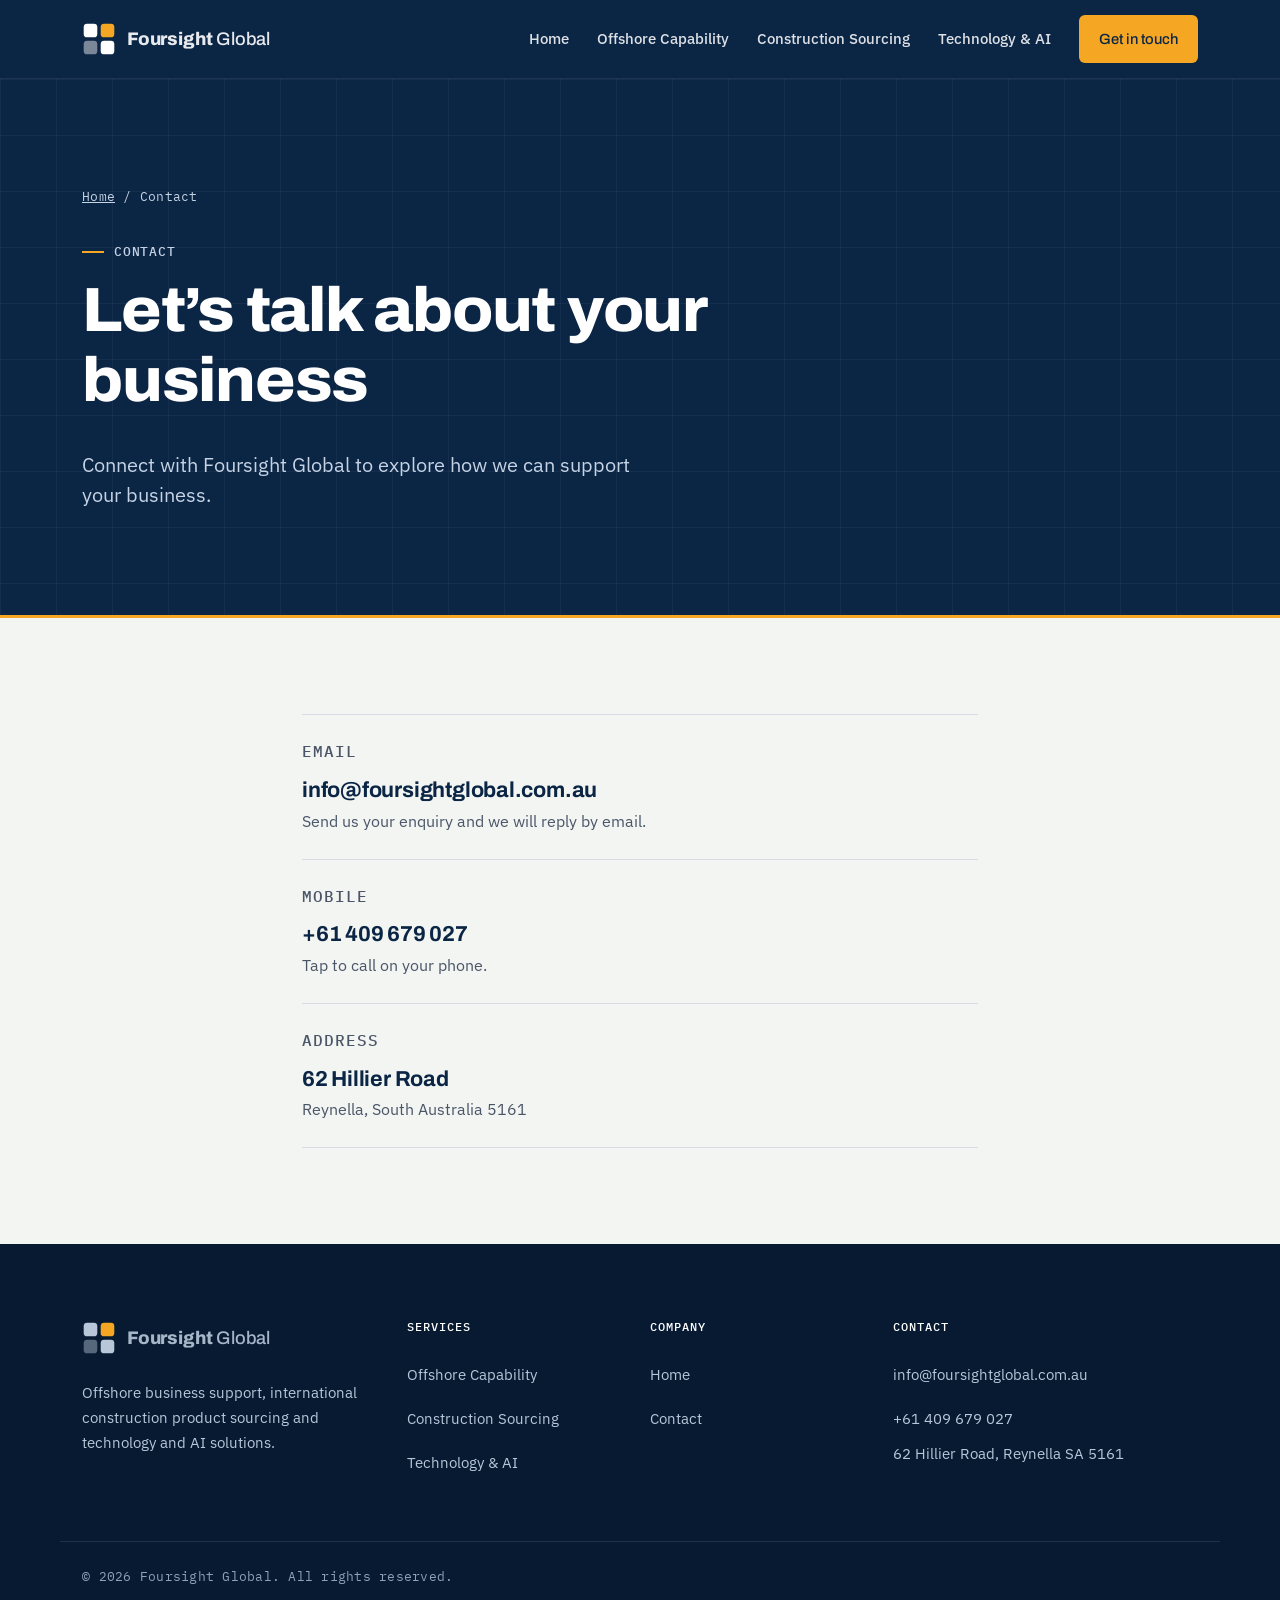
<file: contact.html>
<!doctype html>
<html lang="en-AU">
<head>
  <meta charset="utf-8">
  <meta name="viewport" content="width=device-width, initial-scale=1">
  <title>Contact | Foursight Global</title>
  <meta name="description" content="Contact Foursight Global by email or phone, or visit us at 62 Hillier Road, Reynella, South Australia 5161.">
  <link rel="canonical" href="https://www.foursightglobal.com.au/contact.html">
  <meta property="og:type" content="website">
  <meta property="og:site_name" content="Foursight Global">
  <meta property="og:title" content="Contact | Foursight Global">
  <meta property="og:description" content="Email, call or visit Foursight Global in Reynella, South Australia.">
  <meta property="og:url" content="https://www.foursightglobal.com.au/contact.html">
  <link rel="icon" href="favicon.svg" type="image/svg+xml">
  <link rel="preconnect" href="https://fonts.googleapis.com">
  <link rel="preconnect" href="https://fonts.gstatic.com" crossorigin>
  <link href="https://fonts.googleapis.com/css2?family=Archivo:wdth,wght@100..125,600..800&family=IBM+Plex+Mono:wght@400;500&family=IBM+Plex+Sans:wght@400;500;600&display=swap" rel="stylesheet">
  <link rel="stylesheet" href="styles.css">
  <script type="application/ld+json">
  {
    "@context": "https://schema.org",
    "@type": "LocalBusiness",
    "name": "Foursight Global",
    "url": "https://www.foursightglobal.com.au/",
    "telephone": "+61409679027",
    "email": "info@foursightglobal.com.au",
    "address": {
      "@type": "PostalAddress",
      "streetAddress": "62 Hillier Road",
      "addressLocality": "Reynella",
      "addressRegion": "SA",
      "postalCode": "5161",
      "addressCountry": "AU"
    }
  }
  </script>
  <script src="js/head.js"></script>
</head>
<body>

<header class="site-header">
  <div class="wrap nav">
    <a class="brand" href="index.html" aria-label="Foursight Global, home">
      <svg viewBox="0 0 40 40" aria-hidden="true"><rect x="2" y="2" width="16" height="16" rx="4" fill="currentColor"/><rect x="22" y="2" width="16" height="16" rx="4" fill="#F5A623"/><rect x="2" y="22" width="16" height="16" rx="4" fill="currentColor" opacity=".45"/><rect x="22" y="22" width="16" height="16" rx="4" fill="currentColor"/></svg>
      <span><b>Foursight</b> Global</span>
    </a>

    <button class="menu-toggle" aria-label="Open menu" aria-expanded="false" aria-controls="menu">
      <svg viewBox="0 0 24 24" fill="none" stroke="currentColor" stroke-width="2" stroke-linecap="round" aria-hidden="true"><path d="M4 7h16M4 12h16M4 17h16"/></svg>
    </button>

    <ul class="menu" id="menu">
      <li><a href="index.html">Home</a></li>
      <li><a href="capability-support.html">Offshore Capability</a></li>
      <li><a href="construction-sourcing.html">Construction Sourcing</a></li>
      <li><a href="technology-ai.html">Technology &amp; AI</a></li>
      <li><a class="btn btn-amber" href="contact.html" aria-current="page">Get in touch</a></li>
    </ul>
  </div>
</header>

<main id="main">

  <div class="hero" style="padding-bottom:88px">
    <div class="wrap">
      <p class="crumbs"><a href="index.html">Home</a> / Contact</p>
      <p class="label">Contact</p>
      <h1>Let&rsquo;s talk about your business</h1>
      <p class="lead">Connect with Foursight Global to explore how we can support your business.</p>
    </div>
  </div>

  <section>
    <div class="wrap contact-single">
      <div class="reveal">
        <a class="detail" href="mailto:info@foursightglobal.com.au">
          <span class="label">Email</span>
          <strong>info@foursightglobal.com.au</strong>
          <span>Send us your enquiry and we will reply by email.</span>
        </a>
        <a class="detail" href="tel:+61409679027">
          <span class="label">Mobile</span>
          <strong>+61 409 679 027</strong>
          <span>Tap to call on your phone.</span>
        </a>
        <div class="detail" style="cursor:default">
          <span class="label">Address</span>
          <strong>62 Hillier Road</strong>
          <span>Reynella, South Australia 5161</span>
        </div>
      </div>
    </div>
  </section>

</main>

<footer class="site-footer">
  <div class="wrap foot-grid">
    <div>
      <a class="brand" href="index.html">
        <svg viewBox="0 0 40 40" aria-hidden="true"><rect x="2" y="2" width="16" height="16" rx="4" fill="currentColor"/><rect x="22" y="2" width="16" height="16" rx="4" fill="#F5A623"/><rect x="2" y="22" width="16" height="16" rx="4" fill="currentColor" opacity=".45"/><rect x="22" y="22" width="16" height="16" rx="4" fill="currentColor"/></svg>
        <span><b>Foursight</b> Global</span>
      </a>
      <p class="foot-desc">Offshore business support, international construction product sourcing and technology and AI solutions.</p>
    </div>
    <div>
      <p class="foot-title">Services</p>
      <ul>
        <li><a href="capability-support.html">Offshore Capability</a></li>
        <li><a href="construction-sourcing.html">Construction Sourcing</a></li>
        <li><a href="technology-ai.html">Technology &amp; AI</a></li>
      </ul>
    </div>
    <div>
      <p class="foot-title">Company</p>
      <ul>
        <li><a href="index.html">Home</a></li>
        <li><a href="contact.html">Contact</a></li>
      </ul>
    </div>
    <div>
      <p class="foot-title">Contact</p>
      <ul>
        <li><a href="mailto:info@foursightglobal.com.au">info@foursightglobal.com.au</a></li>
        <li><a href="tel:+61409679027">+61 409 679 027</a></li>
        <li>62 Hillier Road, Reynella SA 5161</li>
      </ul>
    </div>
  </div>
  <div class="wrap foot-bottom">&copy; 2026 Foursight Global. All rights reserved.</div>
</footer>
<script src="js/site.js" defer></script>
</body>
</html>
</file>
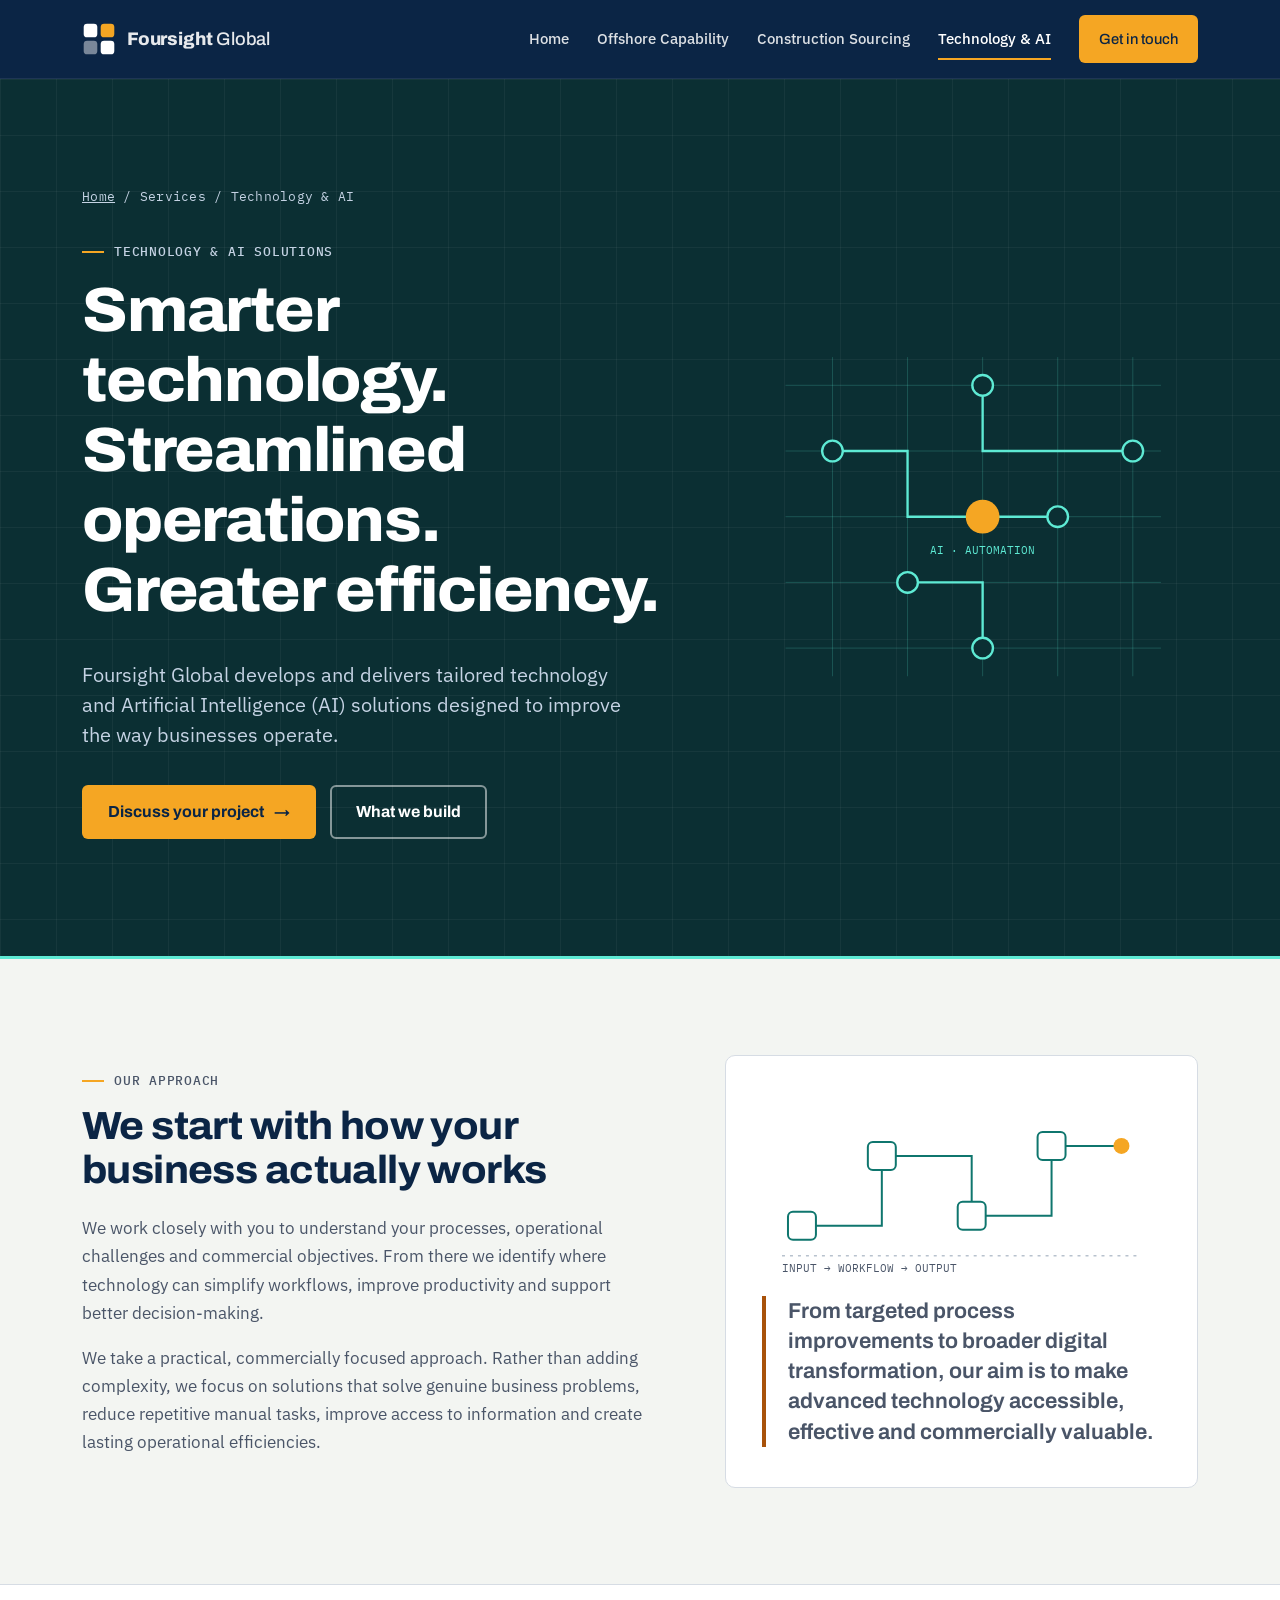
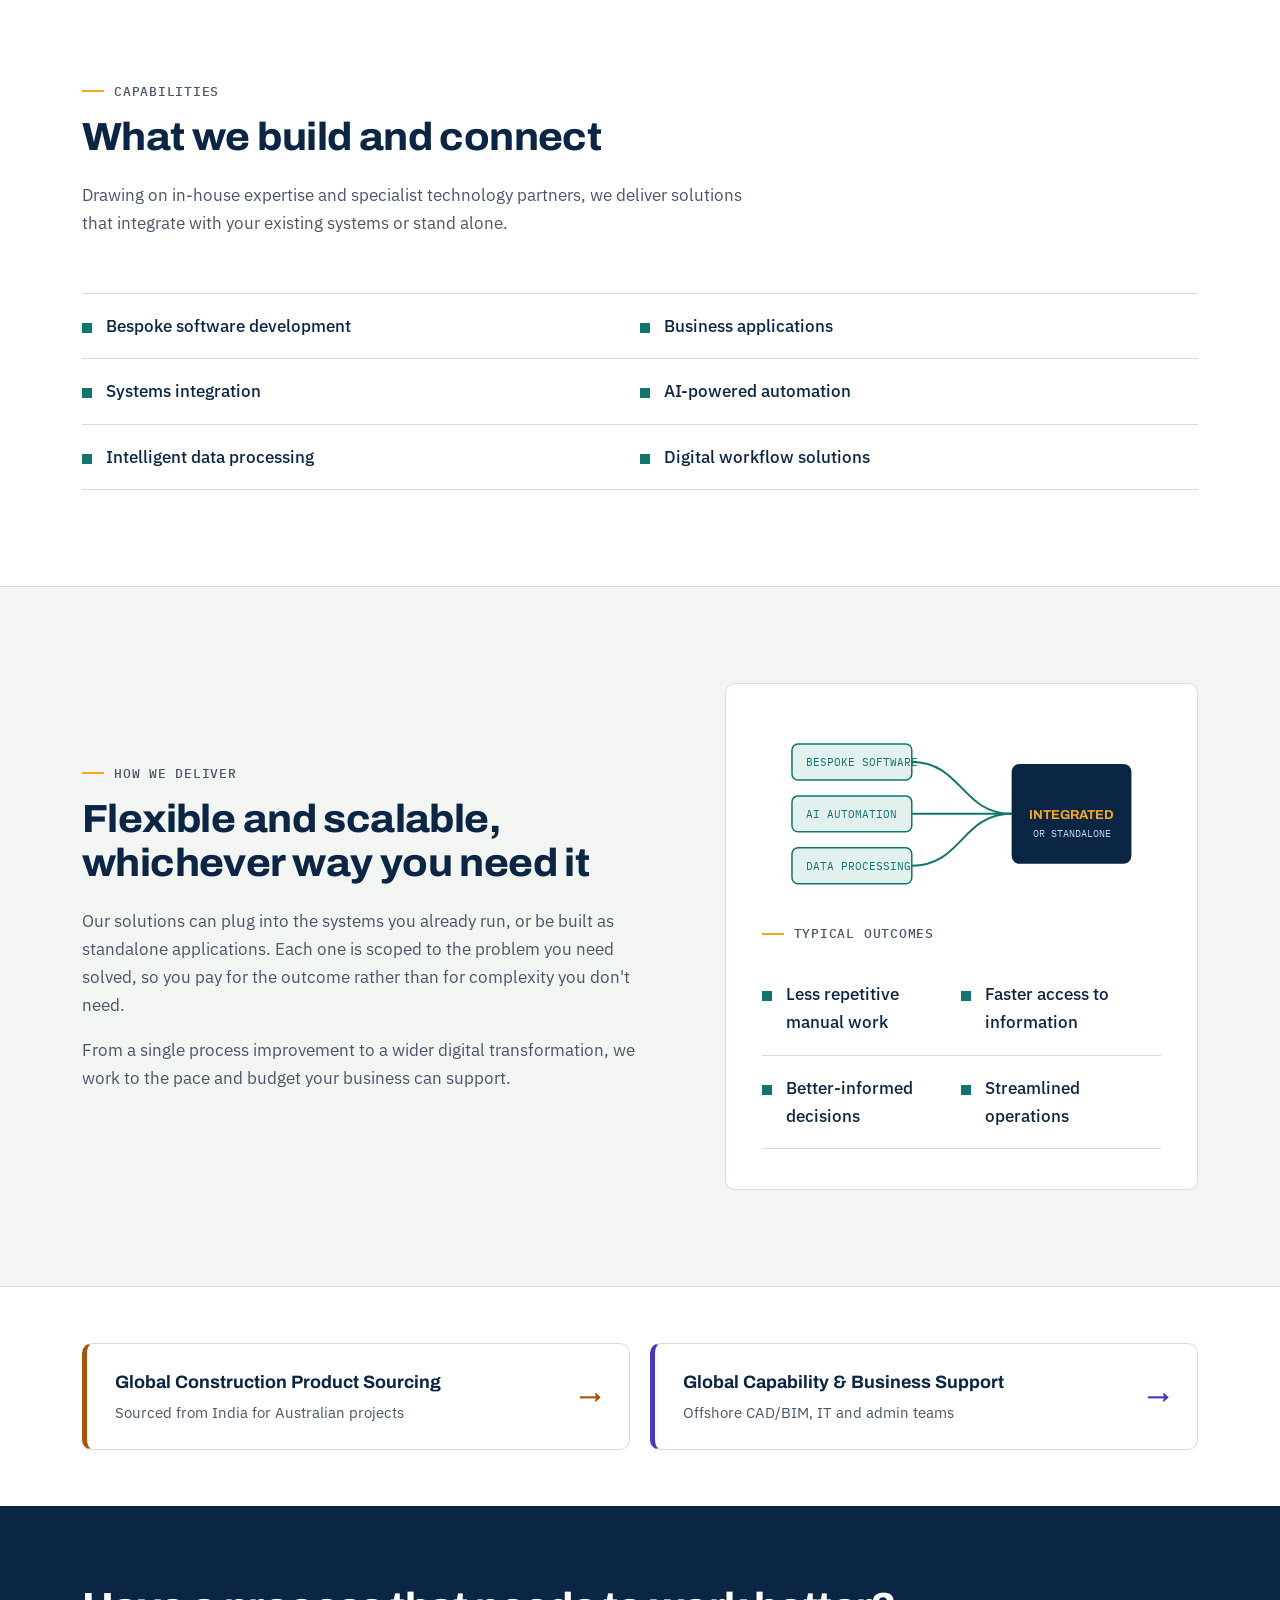
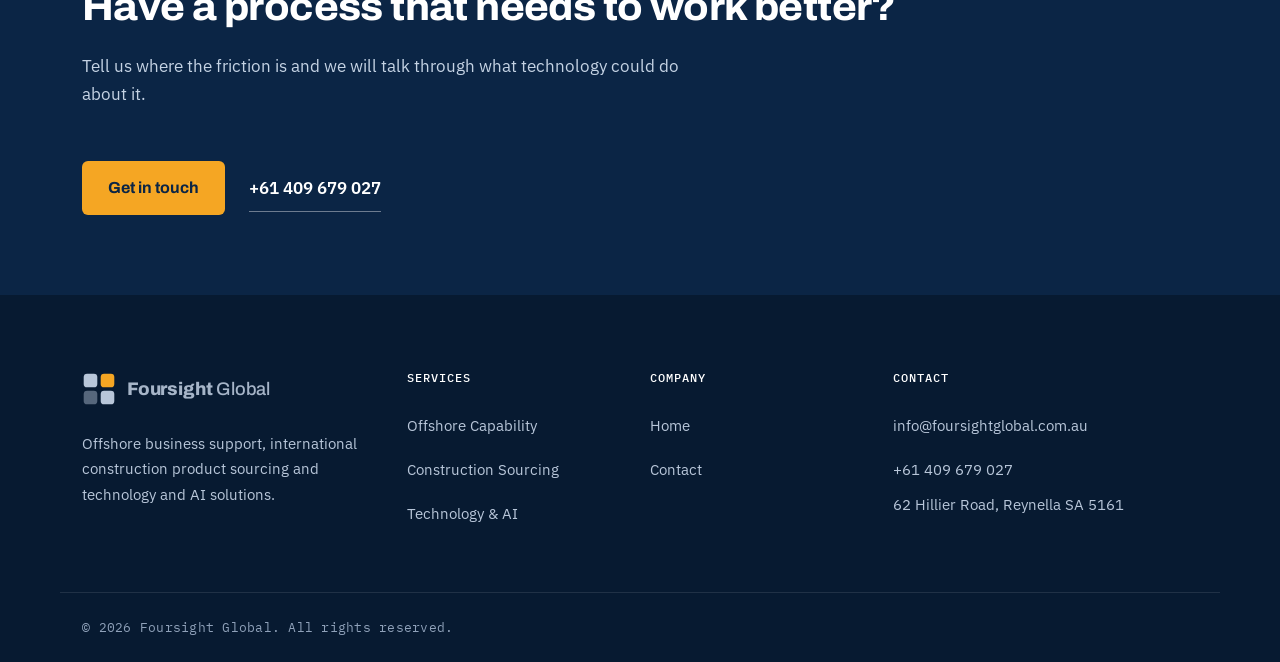
<file: technology-ai.html>
<!doctype html>
<html lang="en-AU">
<head>
  <meta charset="utf-8">
  <meta name="viewport" content="width=device-width, initial-scale=1">
  <title>Technology &amp; AI Solutions | Foursight Global</title>
  <meta name="description" content="Bespoke software, systems integration, AI automation, data processing and digital workflows that simplify operations and support better decisions for Australian businesses.">
  <link rel="canonical" href="https://www.foursightglobal.com.au/technology-ai.html">
  <meta property="og:type" content="website">
  <meta property="og:site_name" content="Foursight Global">
  <meta property="og:title" content="Technology &amp; AI Solutions | Foursight Global">
  <meta property="og:description" content="Smarter technology. Streamlined operations. Greater efficiency.">
  <meta property="og:url" content="https://www.foursightglobal.com.au/technology-ai.html">
  <link rel="icon" href="favicon.svg" type="image/svg+xml">
  <link rel="preconnect" href="https://fonts.googleapis.com">
  <link rel="preconnect" href="https://fonts.gstatic.com" crossorigin>
  <link href="https://fonts.googleapis.com/css2?family=Archivo:wdth,wght@100..125,600..800&family=IBM+Plex+Mono:wght@400;500&family=IBM+Plex+Sans:wght@400;500;600&display=swap" rel="stylesheet">
  <link rel="stylesheet" href="styles.css">
  <script type="application/ld+json">
  {
    "@context": "https://schema.org",
    "@type": "LocalBusiness",
    "name": "Foursight Global",
    "url": "https://www.foursightglobal.com.au/",
    "telephone": "+61409679027",
    "email": "info@foursightglobal.com.au",
    "address": {
      "@type": "PostalAddress",
      "streetAddress": "62 Hillier Road",
      "addressLocality": "Reynella",
      "addressRegion": "SA",
      "postalCode": "5161",
      "addressCountry": "AU"
    }
  }
  </script>
  <script src="js/head.js"></script>
</head>
<body>

<header class="site-header">
  <div class="wrap nav">
    <a class="brand" href="index.html" aria-label="Foursight Global, home">
      <svg viewBox="0 0 40 40" aria-hidden="true"><rect x="2" y="2" width="16" height="16" rx="4" fill="currentColor"/><rect x="22" y="2" width="16" height="16" rx="4" fill="#F5A623"/><rect x="2" y="22" width="16" height="16" rx="4" fill="currentColor" opacity=".45"/><rect x="22" y="22" width="16" height="16" rx="4" fill="currentColor"/></svg>
      <span><b>Foursight</b> Global</span>
    </a>

    <button class="menu-toggle" aria-label="Open menu" aria-expanded="false" aria-controls="menu">
      <svg viewBox="0 0 24 24" fill="none" stroke="currentColor" stroke-width="2" stroke-linecap="round" aria-hidden="true"><path d="M4 7h16M4 12h16M4 17h16"/></svg>
    </button>

    <ul class="menu" id="menu">
      <li><a href="index.html">Home</a></li>
      <li><a href="capability-support.html">Offshore Capability</a></li>
      <li><a href="construction-sourcing.html">Construction Sourcing</a></li>
      <li><a href="technology-ai.html" aria-current="page">Technology &amp; AI</a></li>
      <li><a class="btn btn-amber" href="contact.html">Get in touch</a></li>
    </ul>
  </div>
</header>

<main id="main">

  <!-- Hero -->
  <div class="hero hero--tech">
    <div class="wrap hero-grid">
      <div>
        <p class="crumbs"><a href="index.html">Home</a> / Services / Technology &amp; AI</p>
        <p class="label">Technology &amp; AI Solutions</p>
        <h1>Smarter technology. Streamlined operations. Greater efficiency.</h1>
        <p class="lead">Foursight Global develops and delivers tailored technology and Artificial Intelligence (AI) solutions designed to improve the way businesses operate.</p>
        <div class="hero-actions">
          <a class="btn btn-amber" href="contact.html">Discuss your project <span class="arrow" aria-hidden="true">&rarr;</span></a>
          <a class="btn btn-ghost" href="#capabilities">What we build</a>
        </div>
      </div>

      <div class="hero-art">
        <!-- Abstract data-flow graphic: nodes joined by a grid -->
        <svg viewBox="0 0 480 380" role="img" aria-label="Diagram of data nodes connected through a workflow grid">
          <g stroke="rgba(94,234,212,.22)" stroke-width="1">
            <line x1="40" y1="60" x2="440" y2="60"/><line x1="40" y1="130" x2="440" y2="130"/>
            <line x1="40" y1="200" x2="440" y2="200"/><line x1="40" y1="270" x2="440" y2="270"/>
            <line x1="40" y1="340" x2="440" y2="340"/>
            <line x1="90" y1="30" x2="90" y2="370"/><line x1="170" y1="30" x2="170" y2="370"/>
            <line x1="250" y1="30" x2="250" y2="370"/><line x1="330" y1="30" x2="330" y2="370"/>
            <line x1="410" y1="30" x2="410" y2="370"/>
          </g>
          <g stroke="#5EEAD4" stroke-width="2.5" fill="none">
            <polyline points="90,130 170,130 170,200 250,200 330,200"/>
            <polyline points="250,60 250,130 330,130 410,130"/>
            <polyline points="170,270 250,270 250,340"/>
          </g>
          <g fill="#0B2F33" stroke="#5EEAD4" stroke-width="2.5">
            <circle cx="90" cy="130" r="11"/><circle cx="250" cy="60" r="11"/>
            <circle cx="170" cy="270" r="11"/><circle cx="330" cy="200" r="11"/>
            <circle cx="410" cy="130" r="11"/><circle cx="250" cy="340" r="11"/>
          </g>
          <circle cx="250" cy="200" r="18" fill="#F5A623"/>
          <text x="250" y="240" fill="#5EEAD4" font-family="IBM Plex Mono, monospace" font-size="12" text-anchor="middle">AI · AUTOMATION</text>
        </svg>
      </div>
    </div>
  </div>

  <!-- Intro -->
  <section>
    <div class="wrap feature">
      <div class="reveal">
        <p class="label">Our approach</p>
        <h2>We start with how your business actually works</h2>
        <p>We work closely with you to understand your processes, operational challenges and commercial objectives. From there we identify where technology can simplify workflows, improve productivity and support better decision-making.</p>
        <p>We take a practical, commercially focused approach. Rather than adding complexity, we focus on solutions that solve genuine business problems, reduce repetitive manual tasks, improve access to information and create lasting operational efficiencies.</p>
      </div>
      <div class="art-card reveal"><svg viewBox="0 0 400 180" role="img" aria-label="Illustration of a process passing through connected workflow steps from input to output" style="margin-bottom:20px"><path d="M40 130 H120 V60 H210 V120 H290 V50 H360" fill="none" stroke="#0F766E" stroke-width="2"/><g fill="#FFFFFF" stroke="#0F766E" stroke-width="2"><rect x="26" y="116" width="28" height="28" rx="5"/><rect x="106" y="46" width="28" height="28" rx="5"/><rect x="196" y="106" width="28" height="28" rx="5"/><rect x="276" y="36" width="28" height="28" rx="5"/></g><circle cx="360" cy="50" r="8" fill="#F5A623"/><line x1="20" y1="160" x2="380" y2="160" stroke="#B8C2CE" stroke-width="1.5" stroke-dasharray="3 5"/><text x="20" y="176" font-family="IBM Plex Mono, monospace" font-size="11" fill="#4A5568">INPUT &#8594; WORKFLOW &#8594; OUTPUT</text></svg>
        <p class="callout">From targeted process improvements to broader digital transformation, our aim is to make advanced technology accessible, effective and commercially valuable.</p>
      </div>
    </div>
  </section>

  <!-- Capabilities -->
  <section id="capabilities" style="background:var(--white); border-top:1px solid var(--line); border-bottom:1px solid var(--line)">
    <div class="wrap">
      <div class="section-head reveal">
        <p class="label">Capabilities</p>
        <h2>What we build and connect</h2>
        <p>Drawing on in-house expertise and specialist technology partners, we deliver solutions that integrate with your existing systems or stand alone.</p>
      </div>
      <ul class="scope reveal tech" style="--c: var(--tech)">
        <li>Bespoke software development</li>
        <li>Business applications</li>
        <li>Systems integration</li>
        <li>AI-powered automation</li>
        <li>Intelligent data processing</li>
        <li>Digital workflow solutions</li>
      </ul>
    </div>
  </section>

  <!-- Engagement -->
  <section>
    <div class="wrap feature">
      <div class="reveal">
        <p class="label">How we deliver</p>
        <h2>Flexible and scalable, whichever way you need it</h2>
        <p>Our solutions can plug into the systems you already run, or be built as standalone applications. Each one is scoped to the problem you need solved, so you pay for the outcome rather than for complexity you don't need.</p>
        <p>From a single process improvement to a wider digital transformation, we work to the pace and budget your business can support.</p>
      </div>
      <div class="art-card reveal"><svg viewBox="0 0 400 180" role="img" aria-label="Illustration of separate software, AI and data modules joining one integrated system" style="margin-bottom:20px"><g fill="#E2F1EE" stroke="#0F766E" stroke-width="1.5"><rect x="30" y="20" width="120" height="36" rx="6"/><rect x="30" y="72" width="120" height="36" rx="6"/><rect x="30" y="124" width="120" height="36" rx="6"/></g><g fill="none" stroke="#0F766E" stroke-width="2"><path d="M150 38 C200 38 200 90 250 90"/><path d="M150 90 H250"/><path d="M150 142 C200 142 200 90 250 90"/></g><rect x="250" y="40" width="120" height="100" rx="8" fill="#0B2545"/><g font-family="IBM Plex Mono, monospace" font-size="11" fill="#0F766E"><text x="44" y="42">BESPOKE SOFTWARE</text><text x="44" y="94">AI AUTOMATION</text><text x="44" y="146">DATA PROCESSING</text></g><text x="310" y="95" text-anchor="middle" font-family="Archivo, sans-serif" font-weight="700" font-size="13" fill="#F5A623">INTEGRATED</text><text x="310" y="113" text-anchor="middle" font-family="IBM Plex Mono, monospace" font-size="10" fill="#C5D3E4">OR STANDALONE</text></svg>
        <p class="label" style="margin-bottom:18px">Typical outcomes</p>
        <ul class="scope" style="--c: var(--tech); border-top:0">
          <li>Less repetitive manual work</li>
          <li>Faster access to information</li>
          <li>Better-informed decisions</li>
          <li>Streamlined operations</li>
        </ul>
      </div>
    </div>
  </section>

  <!-- Other services -->
  <section style="padding:56px 0; background:var(--white); border-top:1px solid var(--line)">
    <div class="wrap">
      <div class="others reveal">
        <a class="other build" href="construction-sourcing.html">
          <span>Global Construction Product Sourcing<small>Sourced from India for Australian projects</small></span>
          <span class="arrow" aria-hidden="true">&rarr;</span>
        </a>
        <a class="other capab" href="capability-support.html">
          <span>Global Capability &amp; Business Support<small>Offshore CAD/BIM, IT and admin teams</small></span>
          <span class="arrow" aria-hidden="true">&rarr;</span>
        </a>
      </div>
    </div>
  </section>

  <!-- CTA -->
  <div class="cta-band">
    <div class="wrap cta-grid">
      <div>
        <h2>Have a process that needs to work better?</h2>
        <p>Tell us where the friction is and we will talk through what technology could do about it.</p>
      </div>
      <div class="cta-actions">
        <a class="btn btn-amber" href="contact.html">Get in touch</a>
        <a class="plain" href="tel:+61409679027">+61 409 679 027</a>
      </div>
    </div>
  </div>

</main>

<footer class="site-footer">
  <div class="wrap foot-grid">
    <div>
      <a class="brand" href="index.html">
        <svg viewBox="0 0 40 40" aria-hidden="true"><rect x="2" y="2" width="16" height="16" rx="4" fill="currentColor"/><rect x="22" y="2" width="16" height="16" rx="4" fill="#F5A623"/><rect x="2" y="22" width="16" height="16" rx="4" fill="currentColor" opacity=".45"/><rect x="22" y="22" width="16" height="16" rx="4" fill="currentColor"/></svg>
        <span><b>Foursight</b> Global</span>
      </a>
      <p class="foot-desc">Offshore business support, international construction product sourcing and technology and AI solutions.</p>
    </div>
    <div>
      <p class="foot-title">Services</p>
      <ul>
        <li><a href="capability-support.html">Offshore Capability</a></li>
        <li><a href="construction-sourcing.html">Construction Sourcing</a></li>
        <li><a href="technology-ai.html">Technology &amp; AI</a></li>
      </ul>
    </div>
    <div>
      <p class="foot-title">Company</p>
      <ul>
        <li><a href="index.html">Home</a></li>
        <li><a href="contact.html">Contact</a></li>
      </ul>
    </div>
    <div>
      <p class="foot-title">Contact</p>
      <ul>
        <li><a href="mailto:info@foursightglobal.com.au">info@foursightglobal.com.au</a></li>
        <li><a href="tel:+61409679027">+61 409 679 027</a></li>
        <li>62 Hillier Road, Reynella SA 5161</li>
      </ul>
    </div>
  </div>
  <div class="wrap foot-bottom">&copy; 2026 Foursight Global. All rights reserved.</div>
</footer>
<script src="js/site.js" defer></script>
</body>
</html>
</file>
<file: styles.css>
/* Foursight Global - "Sightline" direction
   Drafting-sheet precision: a blueprint grid, dimension-line details,
   technical mono labels, one amber sightline. Corporate, not decorative. */

:root {
  /* Surfaces */
  --paper: #F3F5F2;
  --white: #FFFFFF;
  --navy: #0B2545;
  --navy-2: #173A63;
  --navy-deep: #071A31;

  /* Text */
  --text: #1E2A38;
  --muted: #4A5568;
  --line: #D6DCE4;

  /* Accent: the sightline */
  --amber: #F5A623;
  --amber-hover: #FFB83D;

  /* Service tints */
  --tech: #0F766E;
  --tech-soft: #E2F1EE;
  --build: #A8520A;
  --build-soft: #FBEEDD;
  --capab: #4338CA;
  --capab-soft: #E8E9FA;

  --radius: 10px;
  --max: 1160px;

  --f-display: "Archivo", "Segoe UI", system-ui, sans-serif;
  --f-body: "IBM Plex Sans", "Segoe UI", system-ui, sans-serif;
  --f-mono: "IBM Plex Mono", ui-monospace, Consolas, monospace;
}

*, *::before, *::after { box-sizing: border-box; }
html { scroll-behavior: smooth; }

body {
  margin: 0;
  font-family: var(--f-body);
  font-size: 1.0625rem;
  line-height: 1.65;
  color: var(--text);
  background: var(--paper);
  -webkit-font-smoothing: antialiased;
  text-rendering: optimizeLegibility;
}

img, svg { max-width: 100%; display: block; }
a { color: var(--navy-2); }

h1, h2, h3, h4 {
  font-family: var(--f-display);
  color: var(--navy);
  line-height: 1.12;
  margin: 0 0 0.55em;
  font-stretch: 105%;
}
h1 { font-size: clamp(2.3rem, 5vw, 3.9rem); font-weight: 800; letter-spacing: -0.02em; }
h2 { font-size: clamp(1.75rem, 3.2vw, 2.45rem); font-weight: 750; letter-spacing: -0.015em; }
h3 { font-size: 1.22rem; font-weight: 700; letter-spacing: -0.005em; }
h4 { font-family: var(--f-mono); font-size: 0.78rem; font-weight: 500; letter-spacing: 0.08em; text-transform: uppercase; color: var(--amber); }
p { margin: 0 0 1em; max-width: 68ch; }

.wrap { max-width: var(--max); margin: 0 auto; padding: 0 22px; }
section { padding: 96px 0; position: relative; }
.center { text-align: center; }
.center p { margin-left: auto; margin-right: auto; }

/* Mono "drafting label" used for eyebrows, sheet references and metadata */
.label {
  font-family: var(--f-mono);
  font-size: 0.8rem;
  font-weight: 500;
  letter-spacing: 0.06em;
  text-transform: uppercase;
  color: var(--muted);
  margin: 0 0 14px;
  display: flex;
  align-items: center;
  gap: 10px;
}
.label::before {
  content: "";
  width: 22px;
  height: 2px;
  background: var(--amber);
  flex: none;
}
.lead { font-size: 1.22rem; line-height: 1.55; color: var(--muted); }

.section-head { max-width: 760px; margin: 0 0 56px; }
.section-head p { color: var(--muted); }

/* Buttons: 48px tall for touch comfort */
.btn {
  display: inline-flex;
  align-items: center;
  gap: 10px;
  min-height: 48px;
  padding: 12px 24px;
  border-radius: 6px;
  border: 2px solid transparent;
  font-family: var(--f-display);
  font-weight: 700;
  font-size: 1rem;
  text-decoration: none;
  cursor: pointer;
  transition: background-color 0.2s, color 0.2s, border-color 0.2s;
}
.btn-amber { background: var(--amber); color: var(--navy); }
.btn-amber:hover { background: var(--amber-hover); }
.btn-ghost { border-color: rgba(255, 255, 255, 0.5); color: #fff; }
.btn-ghost:hover { background: rgba(255, 255, 255, 0.1); border-color: #fff; }
.btn-navy { background: var(--navy); color: #fff; }
.btn-navy:hover { background: var(--navy-2); }
.btn .arrow { transition: transform 0.2s; }
.btn:hover .arrow { transform: translateX(3px); }

:focus-visible { outline: 3px solid var(--amber); outline-offset: 3px; border-radius: 2px; }
.hero :focus-visible, .cta-band :focus-visible, .site-footer :focus-visible, .site-header :focus-visible { outline-color: var(--amber); }

/* Header */
.site-header {
  position: sticky;
  top: 0;
  z-index: 50;
  background: var(--navy);
  color: #fff;
  border-bottom: 1px solid rgba(255, 255, 255, 0.08);
}
.nav {
  position: relative;
  display: flex;
  align-items: center;
  justify-content: space-between;
  height: 78px;
}
.brand {
  display: inline-flex;
  align-items: center;
  gap: 11px;
  color: #fff;
  text-decoration: none;
  font-family: var(--f-display);
  font-size: 1.14rem;
  line-height: 1;
  letter-spacing: -0.01em;
}
.brand { min-height: 44px; }
.brand svg { width: 34px; height: 34px; flex: none; }
.brand b { font-weight: 800; }
.brand span { font-weight: 500; opacity: 0.9; }

.menu {
  display: flex;
  align-items: center;
  gap: 28px;
  list-style: none;
  margin: 0;
  padding: 0;
}
.menu a {
  color: #fff;
  text-decoration: none;
  font-size: 0.95rem;
  font-weight: 500;
  opacity: 0.86;
  padding: 8px 0;
  display: inline-block;
}
.menu a:hover, .menu a[aria-current="page"] { opacity: 1; }
.menu a[aria-current="page"] {
  box-shadow: inset 0 -2px 0 var(--amber);
}
.menu .btn { padding: 10px 18px; min-height: 42px; font-size: 0.92rem; box-shadow: none; }
.menu .btn-amber { color: var(--navy); opacity: 1; }
.menu .btn-amber:hover { color: var(--navy); }
.menu .btn[aria-current] { box-shadow: none; }

.menu-toggle {
  display: none;
  width: 48px;
  height: 48px;
  background: none;
  border: 0;
  color: #fff;
  cursor: pointer;
  align-items: center;
  justify-content: center;
  margin-right: -10px;
}
.menu-toggle svg { width: 26px; height: 26px; }

/* Hero: blueprint grid + sightline */
.hero {
  position: relative;
  overflow: hidden;
  background-color: var(--navy);
  background-image:
    linear-gradient(rgba(255, 255, 255, 0.045) 1px, transparent 1px),
    linear-gradient(90deg, rgba(255, 255, 255, 0.045) 1px, transparent 1px);
  background-size: 56px 56px;
  color: #fff;
  padding: 96px 0 120px;
}
.hero::after {
  /* the sightline: a single amber horizon across the base of the hero */
  content: "";
  position: absolute;
  left: 0;
  right: 0;
  bottom: 0;
  height: 3px;
  background: var(--amber);
}
.hero h1 { color: #fff; max-width: 16ch; }
.hero .lead { color: #C5D3E4; max-width: 560px; }
.hero .label { color: #C5D3E4; }
.hero-grid {
  display: grid;
  grid-template-columns: 1.15fr 0.85fr;
  gap: 56px;
  align-items: center;
}
.hero-actions { display: flex; flex-wrap: wrap; gap: 14px; margin-top: 34px; }
.hero-art { width: 100%; max-width: 480px; margin: 0 auto; }
.hero-art svg { width: 100%; height: auto; }

/* Dimension line: the tagline's three beats, measured like a drawing */
.dimline {
  position: relative;
  display: flex;
  justify-content: space-between;
  font-family: var(--f-mono);
  font-size: 0.78rem;
  letter-spacing: 0.04em;
  text-transform: uppercase;
  color: #C5D3E4;
  padding: 26px 0 0;
  margin: 40px 0 0;
  max-width: 560px;
  border-top: 1px solid rgba(245, 166, 35, 0.7);
}
.dimline::before, .dimline::after {
  content: "";
  position: absolute;
  top: -6px;
  width: 1px;
  height: 13px;
  background: rgba(245, 166, 35, 0.9);
}
.dimline::before { left: 0; }
.dimline::after { right: 0; }
.dimline span { position: relative; }
.dimline span + span::before {
  content: "";
  position: absolute;
  left: -14px;
  top: -6px;
  width: 1px;
  height: 13px;
  background: rgba(245, 166, 35, 0.9);
}

/* Breadcrumb */
.crumbs { font-family: var(--f-mono); font-size: 0.8rem; color: #C5D3E4; margin: 0 0 22px; letter-spacing: 0.02em; }
.crumbs a { color: #C5D3E4; display: inline-flex; align-items: center; min-height: 44px; }

/* Hero variant for service pages (tinted) */
.hero--tech { background-color: #0B2F33; }
.hero--build { background-color: #2A1A0C; }
.hero--capab { background-color: #1B1A4A; }
.hero--tech::after { background: #5EEAD4; }
.hero--build::after { background: var(--amber); }
.hero--capab::after { background: #A5B4FC; }

/* Service cards */
.cards {
  display: grid;
  grid-template-columns: repeat(3, 1fr);
  gap: 0;
  border: 1px solid var(--line);
  border-radius: var(--radius);
  background: var(--white);
  overflow: hidden;
}
.card {
  position: relative;
  display: flex;
  flex-direction: column;
  padding: 36px 32px 32px;
  border-right: 1px solid var(--line);
  border-top: 4px solid var(--c);
  transition: background-color 0.2s;
}
.card:last-child { border-right: 0; }
.card:hover { background: var(--cs); }
.card .tag {
  font-family: var(--f-mono);
  font-size: 0.75rem;
  letter-spacing: 0.06em;
  text-transform: uppercase;
  color: var(--c);
  margin-bottom: 18px;
}
.card .icon { width: 44px; height: 44px; color: var(--c); margin-bottom: 22px; }
.card .icon svg { width: 100%; height: 100%; }
.card h3 { font-size: 1.28rem; }
.card > p { color: var(--muted); font-size: 0.98rem; }
.card ul {
  list-style: none;
  margin: 0 0 26px;
  padding: 16px 0 0;
  border-top: 1px solid var(--line);
  color: var(--text);
  font-size: 0.94rem;
}
.card li { padding: 6px 0 6px 18px; position: relative; }
.card li::before {
  content: "";
  position: absolute;
  left: 0;
  top: 15px;
  width: 8px;
  height: 2px;
  background: var(--c);
}
.card .more {
  margin-top: auto;
  display: inline-flex;
  align-items: center;
  min-height: 44px;
  font-family: var(--f-display);
  font-weight: 700;
  color: var(--c);
  text-decoration: none;
}
.card .more::after { content: ""; position: absolute; inset: 0; }
.card .more:hover { text-decoration: underline; text-underline-offset: 4px; }

.tech { --c: var(--tech); --cs: var(--tech-soft); }
.build { --c: var(--build); --cs: var(--build-soft); }
.capab { --c: var(--capab); --cs: var(--capab-soft); }

/* Partner section */
.split {
  display: grid;
  grid-template-columns: 1.25fr 0.75fr;
  gap: 64px;
  align-items: start;
}
.split p { color: var(--muted); }
.panel {
  background: var(--navy);
  color: #fff;
  border-radius: var(--radius);
  padding: 40px 36px;
}
.panel h3 { color: #fff; font-size: 1.1rem; margin-bottom: 8px; }
.panel .label { color: #C5D3E4; margin-bottom: 10px; }
.panel ul { list-style: none; margin: 0; padding: 0; }
.panel li {
  display: flex;
  align-items: center;
  gap: 16px;
  padding: 18px 0;
  border-top: 1px solid rgba(255, 255, 255, 0.14);
  font-family: var(--f-display);
  font-weight: 600;
  font-size: 1.05rem;
}
.panel li:first-of-type { border-top: 0; }
.panel .swatch { width: 14px; height: 14px; border-radius: 2px; flex: none; }

/* Why strip: a three-column spec sheet, not numbered (no sequence here) */
.why {
  display: grid;
  grid-template-columns: repeat(3, 1fr);
  border-top: 2px solid var(--navy);
}
.why-item { padding: 32px 30px 8px 0; }
.why-item + .why-item { padding-left: 30px; border-left: 1px solid var(--line); }
.why-item h3 { margin-top: 14px; }
.why-item p { color: var(--muted); font-size: 0.98rem; margin: 0; }
.why-item .mark { width: 28px; height: 28px; }

/* Process: a real sequence, so numbering is meaningful */
.steps {
  list-style: none;
  margin: 0;
  padding: 0;
  display: grid;
  grid-template-columns: repeat(6, 1fr);
  gap: 0;
  position: relative;
  counter-reset: none;
}
.steps::before {
  content: "";
  position: absolute;
  top: 23px;
  left: 0;
  right: 0;
  height: 2px;
  background: var(--build);
  opacity: 0.35;
}
.step {
  position: relative;
  display: flex;
  flex-direction: column;
  padding-right: 18px;
}
.step .dot {
  width: 48px;
  height: 48px;
  border-radius: 50%;
  background: var(--paper);
  border: 2px solid var(--build);
  color: var(--build);
  display: grid;
  place-items: center;
  font-family: var(--f-mono);
  font-weight: 500;
  font-size: 0.95rem;
  margin-bottom: 20px;
  flex: none;
  position: relative;
}
.step h3 { font-size: 1.02rem; margin-bottom: 8px; }
.step p { font-size: 0.92rem; color: var(--muted); margin: 0; }

/* Tiles */
.tiles {
  display: grid;
  grid-template-columns: repeat(4, 1fr);
  gap: 0;
  border-top: 2px solid var(--build);
}
.tile { padding: 26px 24px 8px 0; }
.tile + .tile { padding-left: 24px; border-left: 1px solid var(--line); }
.tile h3 { font-size: 1.05rem; margin: 10px 0 8px; }
.tile p { color: var(--muted); font-size: 0.93rem; margin: 0; }
.tile .mono { font-family: var(--f-mono); font-size: 0.78rem; color: var(--build); letter-spacing: 0.05em; text-transform: uppercase; }

/* Region chips */
.chips { display: flex; flex-wrap: wrap; gap: 10px; margin: 26px 0 0; }
.chip {
  font-family: var(--f-mono);
  font-size: 0.85rem;
  color: #fff;
  border: 1px solid rgba(255, 255, 255, 0.35);
  padding: 7px 14px;
  border-radius: 4px;
}

/* Two-column text + art */
.feature {
  display: grid;
  grid-template-columns: 1.1fr 0.9fr;
  gap: 64px;
  align-items: center;
}
.feature p { color: var(--muted); }
.art-card {
  background: var(--white);
  border: 1px solid var(--line);
  border-radius: var(--radius);
  padding: 40px 36px;
}
.art-card svg { width: 100%; height: auto; }

/* Pull statement */
.callout {
  font-family: var(--f-display);
  font-size: 1.35rem;
  line-height: 1.4;
  font-weight: 650;
  color: var(--navy);
  margin: 0;
  padding-left: 22px;
  border-left: 4px solid var(--build);
}

/* Engagement models (capability page) */
.models {
  display: grid;
  grid-template-columns: repeat(3, 1fr);
  gap: 20px;
}
.model {
  background: var(--white);
  border: 1px solid var(--line);
  border-radius: var(--radius);
  padding: 32px 28px;
  border-top: 4px solid var(--capab);
}
.model .label { color: var(--capab); margin-bottom: 14px; }
.model p { color: var(--muted); font-size: 0.96rem; margin: 0; }

/* Service mini-list */
.scope {
  list-style: none;
  margin: 0;
  padding: 0;
  display: grid;
  grid-template-columns: repeat(2, 1fr);
  border-top: 1px solid var(--line);
}
.scope li {
  padding: 18px 20px 18px 0;
  border-bottom: 1px solid var(--line);
  font-weight: 500;
  color: var(--navy);
  display: flex;
  gap: 14px;
  align-items: baseline;
}
.scope li::before {
  content: "";
  width: 10px;
  height: 10px;
  background: var(--c, var(--navy));
  flex: none;
  transform: translateY(1px);
}

/* Other services */
.others {
  display: grid;
  grid-template-columns: repeat(2, 1fr);
  gap: 20px;
}
.other {
  display: flex;
  align-items: center;
  justify-content: space-between;
  gap: 16px;
  text-decoration: none;
  background: var(--white);
  border: 1px solid var(--line);
  border-left: 5px solid var(--c);
  border-radius: var(--radius);
  padding: 24px 28px;
  color: var(--navy);
  font-family: var(--f-display);
  font-weight: 700;
  font-size: 1.12rem;
  transition: background-color 0.2s;
}
.other:hover { background: var(--cs); }
.other small {
  display: block;
  font-family: var(--f-body);
  font-weight: 400;
  color: var(--muted);
  font-size: 0.92rem;
  margin-top: 4px;
}
.other .arrow { color: var(--c); font-size: 1.4rem; }

/* CTA band */
.cta-band {
  background: var(--navy);
  color: #fff;
  padding: 80px 0;
  position: relative;
}
.cta-band h2 { color: #fff; }
.cta-band p { color: #C5D3E4; max-width: 620px; }
.cta-grid {
  display: flex;
  flex-wrap: wrap;
  align-items: center;
  justify-content: space-between;
  gap: 36px;
}
.cta-actions { display: flex; flex-wrap: wrap; align-items: center; gap: 12px 24px; }
.cta-actions a.plain {
  display: inline-flex;
  align-items: center;
  min-height: 48px;
  color: #fff;
  font-weight: 600;
  text-decoration: none;
  border-bottom: 1px solid rgba(255, 255, 255, 0.4);
}
.cta-actions a.plain:hover { border-bottom-color: #fff; }

/* Contact page */
.contact-single { max-width: 720px; }
.detail {
  display: block;
  padding: 24px 0;
  border-top: 1px solid var(--line);
  text-decoration: none;
  color: var(--navy);
}
.detail:last-child { border-bottom: 1px solid var(--line); }
.detail .label { margin-bottom: 8px; }
.detail strong {
  font-family: var(--f-display);
  font-size: 1.35rem;
  font-weight: 700;
  letter-spacing: -0.01em;
  display: block;
  color: var(--navy);
  word-break: break-word;
}
a.detail:hover strong { text-decoration: underline; text-underline-offset: 5px; }
.detail span { color: var(--muted); font-size: 0.98rem; display: block; }

/* Footer */
.site-footer {
  background: var(--navy-deep);
  color: #B8C6D9;
  padding: 72px 0 0;
  font-size: 0.95rem;
}
.foot-grid {
  display: grid;
  grid-template-columns: 1.4fr 1fr 1fr 1.5fr;
  gap: 40px;
}
.foot-title {
  font-family: var(--f-mono);
  font-size: 0.78rem;
  font-weight: 500;
  letter-spacing: 0.08em;
  text-transform: uppercase;
  color: #fff;
  margin: 0 0 16px;
}
.site-footer ul { list-style: none; margin: 0; padding: 0; }
.site-footer li { margin-bottom: 0; }
.site-footer li a { display: inline-flex; align-items: center; min-height: 44px; }
.site-footer a { color: #B8C6D9; text-decoration: none; }
.site-footer a:hover { color: #fff; text-decoration: underline; text-underline-offset: 3px; }
.site-footer .brand { margin-bottom: 20px; }
.foot-desc { max-width: 300px; margin: 0; }
.foot-bottom {
  margin-top: 56px;
  padding: 24px 22px;
  border-top: 1px solid rgba(255, 255, 255, 0.1);
  font-family: var(--f-mono);
  font-size: 0.8rem;
  color: #8FA1B9;
  letter-spacing: 0.02em;
}

/* Reveal on scroll (only when JS is running; content stays visible otherwise) */
.js .reveal { opacity: 0; transform: translateY(14px); transition: opacity 0.6s ease, transform 0.6s ease; }
.js .reveal.in { opacity: 1; transform: none; }

/* Responsive */
@media (max-width: 1000px) {
  .foot-grid { grid-template-columns: 1fr 1fr; }
  .steps { grid-template-columns: 1fr; gap: 0; }
  .steps::before { top: 0; bottom: 0; left: 23px; right: auto; width: 2px; height: auto; }
  .step { flex-direction: row; align-items: flex-start; padding: 0 0 30px; }
  .step .dot { margin: 0 22px 0 0; }
  .step:last-child { padding-bottom: 0; }
  .tiles { grid-template-columns: repeat(2, 1fr); }
  .tile:nth-child(odd) { padding-left: 0; border-left: 0; }
  .tile:nth-child(even) { padding-left: 24px; border-left: 1px solid var(--line); }
  .models { grid-template-columns: 1fr; }
}

@media (max-width: 900px) {
  body { font-size: 1rem; }
  section { padding: 72px 0; }

  .menu-toggle { display: inline-flex; }
  .menu {
    display: none;
    position: absolute;
    top: 78px;
    left: 0;
    right: 0;
    flex-direction: column;
    align-items: stretch;
    gap: 0;
    background: var(--navy);
    padding: 4px 22px 24px;
    border-top: 1px solid rgba(255, 255, 255, 0.1);
    box-shadow: 0 24px 32px -24px rgba(0, 0, 0, 0.6);
  }
  .menu.open { display: flex; }
  .menu li a {
    display: block;
    padding: 16px 0;
    font-size: 1.02rem;
    opacity: 1;
    border-bottom: 1px solid rgba(255, 255, 255, 0.1);
  }
  .menu a[aria-current="page"] { box-shadow: none; color: var(--amber); }
  .menu li:last-child a { border-bottom: 0; }
  .menu .btn {
    margin-top: 18px;
    width: 100%;
    justify-content: center;
    min-height: 52px;
    padding: 14px 20px;
  }

  .hero { padding: 64px 0 88px; }
  .hero-grid { grid-template-columns: 1fr; gap: 44px; }
  .hero-art { max-width: 380px; }

  .cards { grid-template-columns: 1fr; }
  .card { border-right: 0; border-bottom: 1px solid var(--line); }
  .card:last-child { border-bottom: 0; }
  .split, .feature, .contact-grid { grid-template-columns: 1fr; gap: 40px; }
  .why { grid-template-columns: 1fr; }
  .why-item, .why-item + .why-item { padding: 26px 0; border-left: 0; border-bottom: 1px solid var(--line); }
  .why-item:last-child { border-bottom: 0; }
  .others { grid-template-columns: 1fr; }
  .scope { grid-template-columns: 1fr; }
  .art-card { padding: 26px; }
}

@media (max-width: 560px) {
  .wrap { padding: 0 16px; }
  .foot-grid { grid-template-columns: 1fr; }
  .tiles { grid-template-columns: 1fr; }
  .tile, .tile + .tile, .tile:nth-child(even) { padding: 22px 0; border-left: 0; border-bottom: 1px solid var(--line); }
  .tile:last-child { border-bottom: 0; }
  .hero-actions .btn, .cta-actions .btn { width: 100%; justify-content: center; }
  .cta-actions a.plain { min-height: 44px; justify-content: center; width: 100%; }
  .dimline { font-size: 0.7rem; }
  .panel { padding: 30px 24px; }
  .map, .map iframe { min-height: 340px; }
}

@media (prefers-reduced-motion: reduce) {
  html { scroll-behavior: auto; }
  *, *::before, *::after { transition: none !important; animation: none !important; }
  .js .reveal { opacity: 1; transform: none; }
}
</file>
